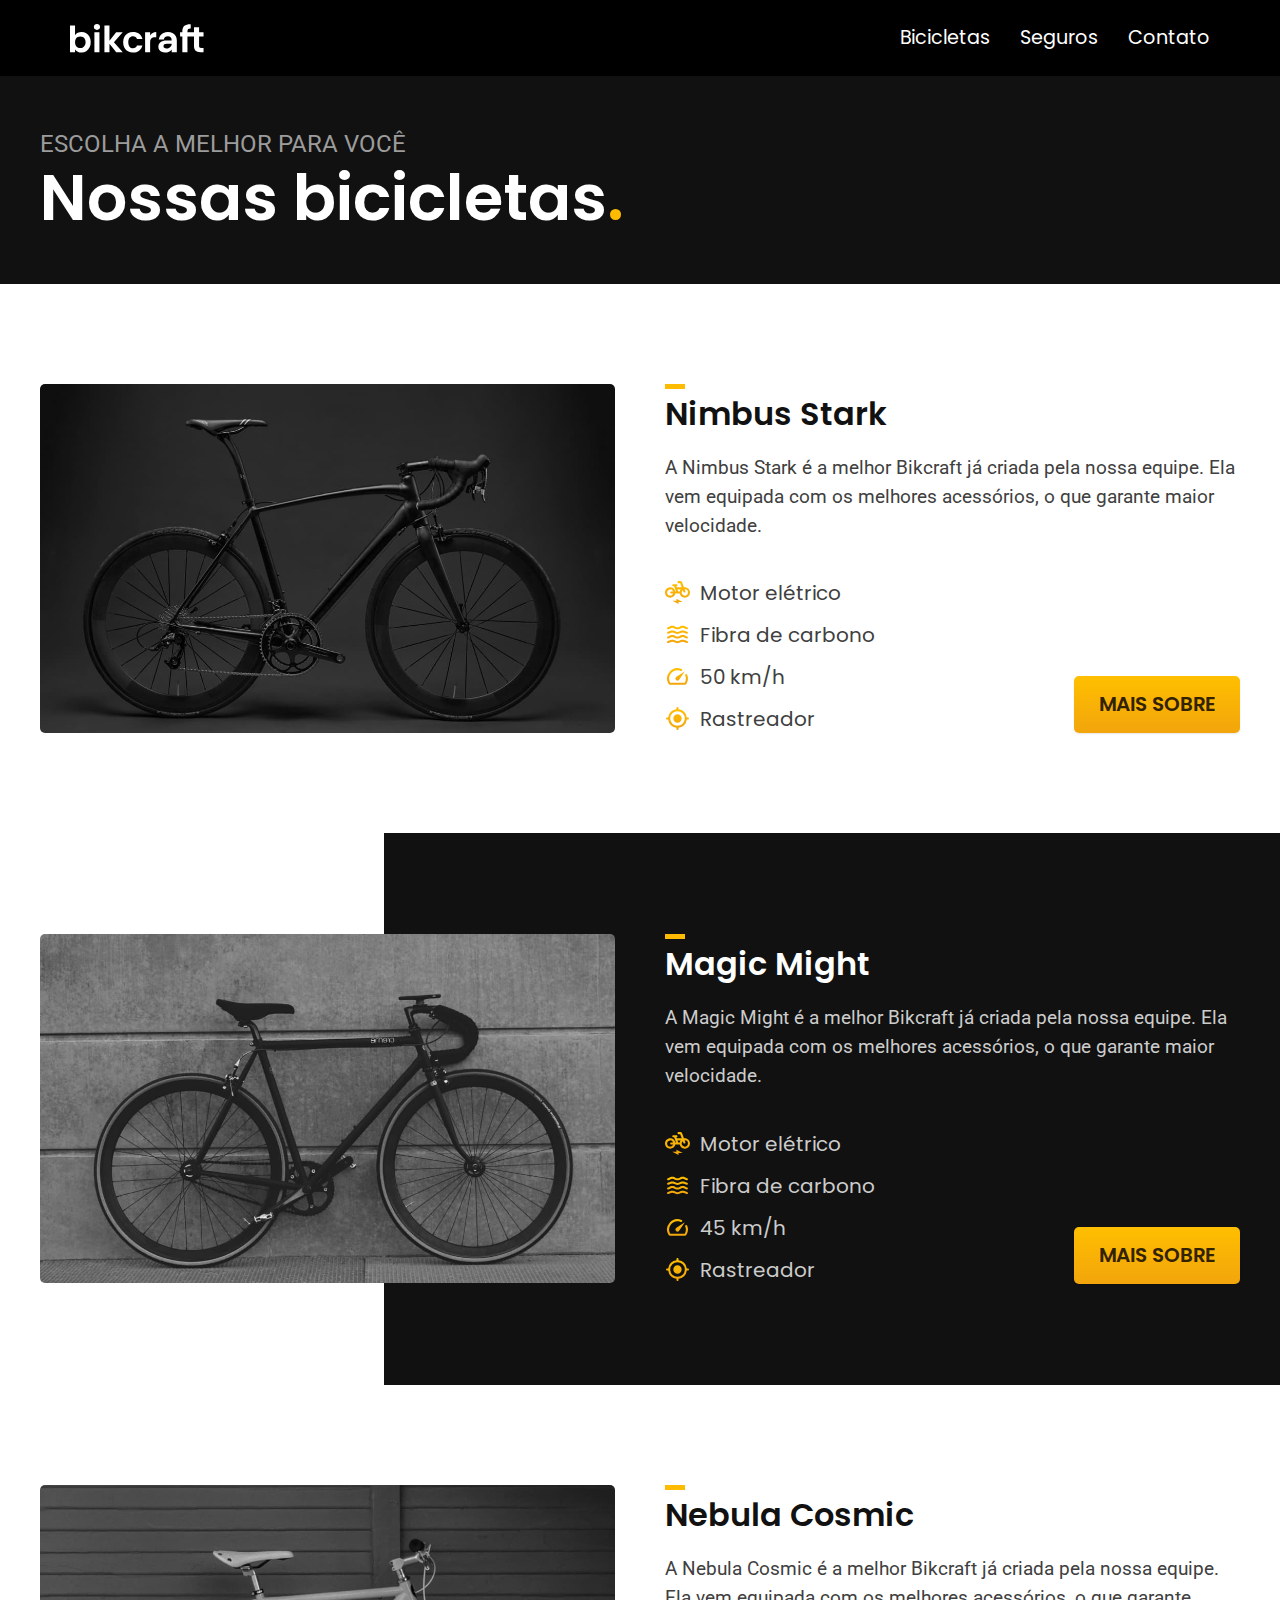
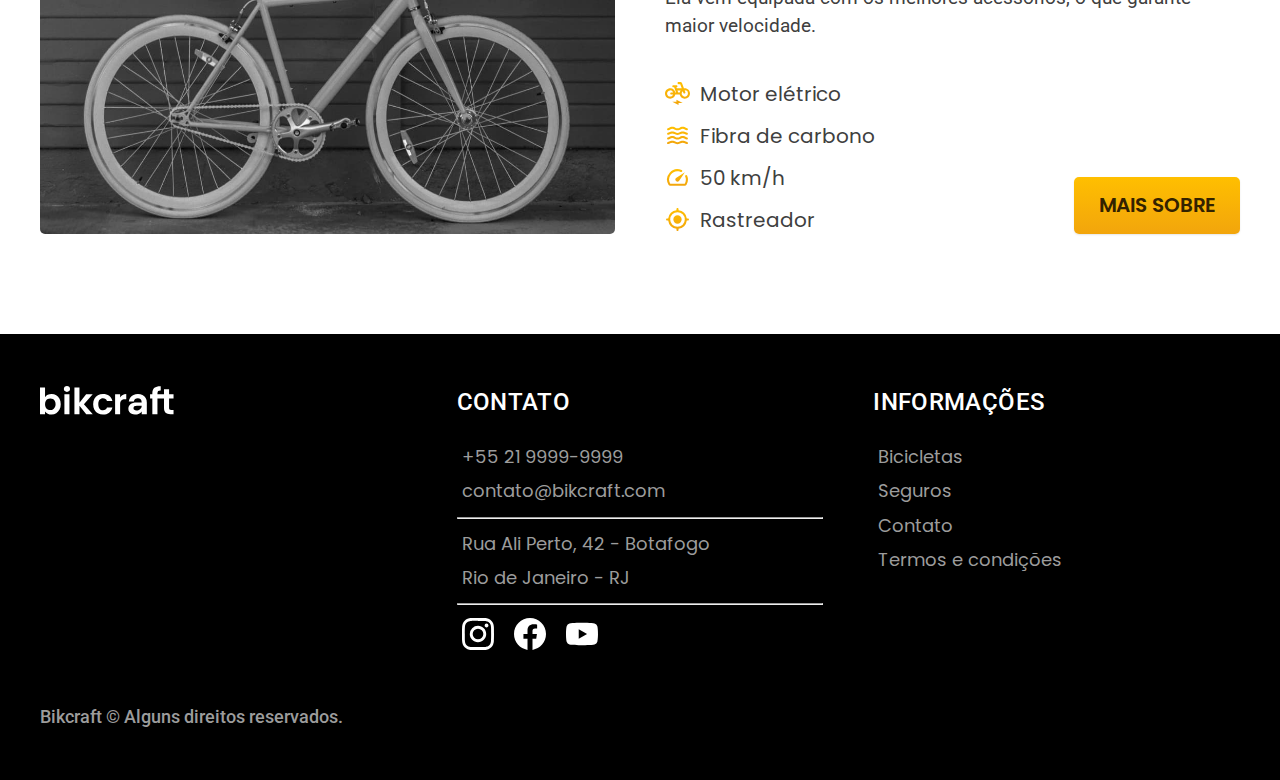
<file: bicicletas.html>
<!DOCTYPE html>
<html lang="pt-br">
<head>
    <meta charset="UTF-8">
    <meta name="viewport" content="width=device-width, initial-scale=1.0">
    <meta name="description" content="Bicicletas disponíveis na bikcraft.">
    <title>Bicicletas | Bikcraft</title>
    <link rel="stylesheet" href="css/style.css">
    <link rel="preconnect" href="https://fonts.googleapis.com">
    <link rel="preconnect" href="https://fonts.gstatic.com" crossorigin>
    <link href="https://fonts.googleapis.com/css2?family=Poppins:wght@400;600&family=Roboto:wght@400;500&display=swap" rel="stylesheet">
</head>
<body>
    <header class="header">
        <div class="container-header">
            <a class="logo" href="./" target="_self">
                <img src="img/bikcraft.svg" alt="">
            </a>
            <nav>
                <ul class="menu font-1-m">
                    <li><a class="menu-itens" href="./bicicletas.html">Bicicletas</a></li>
                    <li><a class="menu-itens" href="./seguro.html">Seguros</a></li>
                    <li><a class="menu-itens" href="./contato.html">Contato</a></li>
                </ul>
            </nav>
        </div>
    </header>
    <div class="bicicletas-inicio">
        <div class="bicicletas-inicio-container">
            <p class="font-2-l">Escolha a melhor para você</p>
            <h1 class="font-1-xxl">Nossas bicicletas<span>.</span></h1>
        </div>
    </div>
    <div class="bicicletas-grid">
        <div>
            <img class="img-bicicleta" src="img/bicicletas/nimbus.jpg" alt="">
        </div>
        <div class="bicicletas-grid-interno">
            <h2 class="font-1-xl">Nimbus Stark</h2>
            <p class="font-2-s">A Nimbus Stark é a melhor Bikcraft já criada pela nossa equipe. Ela vem equipada com os melhores acessórios, o que garante maior velocidade.</p>
            <ul class="lista-qualidades">
                <li class="font-1-m">
                    <img src="img/icones/eletrica.svg" alt="">
                    Motor elétrico
                </li>
                <li class="font-1-m">
                    <img src="img/icones/carbono.svg" alt="">
                    Fibra de carbono
                </li>
                <li class="font-1-m">
                    <img src="img/icones/velocidade.svg" alt="">
                    50 km/h
                </li>
                <li class="font-1-m">
                    <img src="img/icones/rastreador.svg" alt="">
                    Rastreador
                </li>
            </ul>
            <a href="./bicicletas/nimbus.html" class="botao">Mais sobre</a>
        </div>
    </div>
    <div class="bicicletas-grid2">
        <div class="bicicletas-grid">
            <div>
                <img class="img-bicicleta" src="img/bicicletas/magic.jpg" alt="">
            </div>
            <div class="bicicletas-grid-interno">
                <h2 class="font-1-xl">Magic Might</h2>
                <p class="font-2-s">A Magic Might é a melhor Bikcraft já criada pela nossa equipe. Ela vem equipada com os melhores acessórios, o que garante maior velocidade.</p>
                <ul class="lista-qualidades">
                    <li class="font-1-m">
                        <img src="img/icones/eletrica.svg" alt="">
                        Motor elétrico
                    </li>
                    <li class="font-1-m">
                        <img src="img/icones/carbono.svg" alt="">
                        Fibra de carbono
                    </li>
                    <li class="font-1-m">
                        <img src="img/icones/velocidade.svg" alt="">
                        45 km/h
                    </li>
                    <li class="font-1-m">
                        <img src="img/icones/rastreador.svg" alt="">
                        Rastreador
                    </li>
                </ul>
                <a href="./bicicletas/magicmight.html" class="botao">Mais sobre</a>
            </div>
        </div>
    </div>
    <div class="bicicletas-grid">
        <div>
            <img class="img-bicicleta" src="img/bicicletas/nebula.jpg" alt="">
        </div>
        <div class="bicicletas-grid-interno">
            <h2 class="font-1-xl">Nebula Cosmic</h2>
            <p class="font-2-s">A Nebula Cosmic é a melhor Bikcraft já criada pela nossa equipe. Ela vem equipada com os melhores acessórios, o que garante maior velocidade.</p>
            <ul class="lista-qualidades">
                <li class="font-1-m">
                    <img src="img/icones/eletrica.svg" alt="">
                    Motor elétrico
                </li>
                <li class="font-1-m">
                    <img src="img/icones/carbono.svg" alt="">
                    Fibra de carbono
                </li>
                <li class="font-1-m">
                    <img src="img/icones/velocidade.svg" alt="">
                    50 km/h
                </li>
                <li class="font-1-m">
                    <img src="img/icones/rastreador.svg" alt="">
                    Rastreador
                </li>
            </ul>
            <a href="./bicicletas/nebula.html" class="botao">Mais sobre</a>
        </div>
    </div>
    <footer  class="footer">
        <div class="footercontainer">
            <div>
                <img class="footersvg" src="img/bikcraft.svg" alt="">
            </div>
            <div>
                <h3 class="font-2-l-b">Contato</h3>
                <ul>
                    <li class="font-1-m">
                        <a href="#" class="linkfooter">+55 21 9999-9999</a>
                    </li>
                    <li class="font-1-m">
                        <a href="#" class="linkfooter">contato@bikcraft.com</a>
                    </li>
                    <hr>
                    <li class="font-1-m">
                        <a href="#">Rua Ali Perto, 42 - Botafogo</a>
                    </li>
                    <li class="font-1-m">
                        <a href="#">Rio de Janeiro - RJ</a>
                    </li>
                    <hr>
                </ul>
                <ul class="redessociais">
                    <li>
                        <a href="#"><img src="img/redes/instagram.svg" alt=""></a>
                    </li>
                    <li>
                        <a href="#"><img src="img/redes/facebook.svg" alt=""></a>
                    </li>
                    <li>
                        <a href="#"><img src="img/redes/youtube.svg" alt=""></a>
                    </li>
                </ul>
            </div>
            <div>
                <h3 class="font-2-l-b">Informações</h3>
                <ul>
                    <li class="font-1-m">
                        <a href="./bicicletas.html" class="linkfooter">Bicicletas</a>
                    </li>
                    <li class="font-1-m">
                        <a href="./seguro.html" class="linkfooter">Seguros</a>
                    </li>
                    <li class="font-1-m">
                        <a href="./contato.html" class="linkfooter">Contato</a>
                    </li>
                    <li class="font-1-m">
                        <a href="termos.html" class="linkfooter">Termos e condições</a>
                    </li>
                </ul>
            </div>
            <p class="font-2-m footerp">Bikcraft © Alguns direitos reservados.</p>
        </div>
    </footer>
</file>
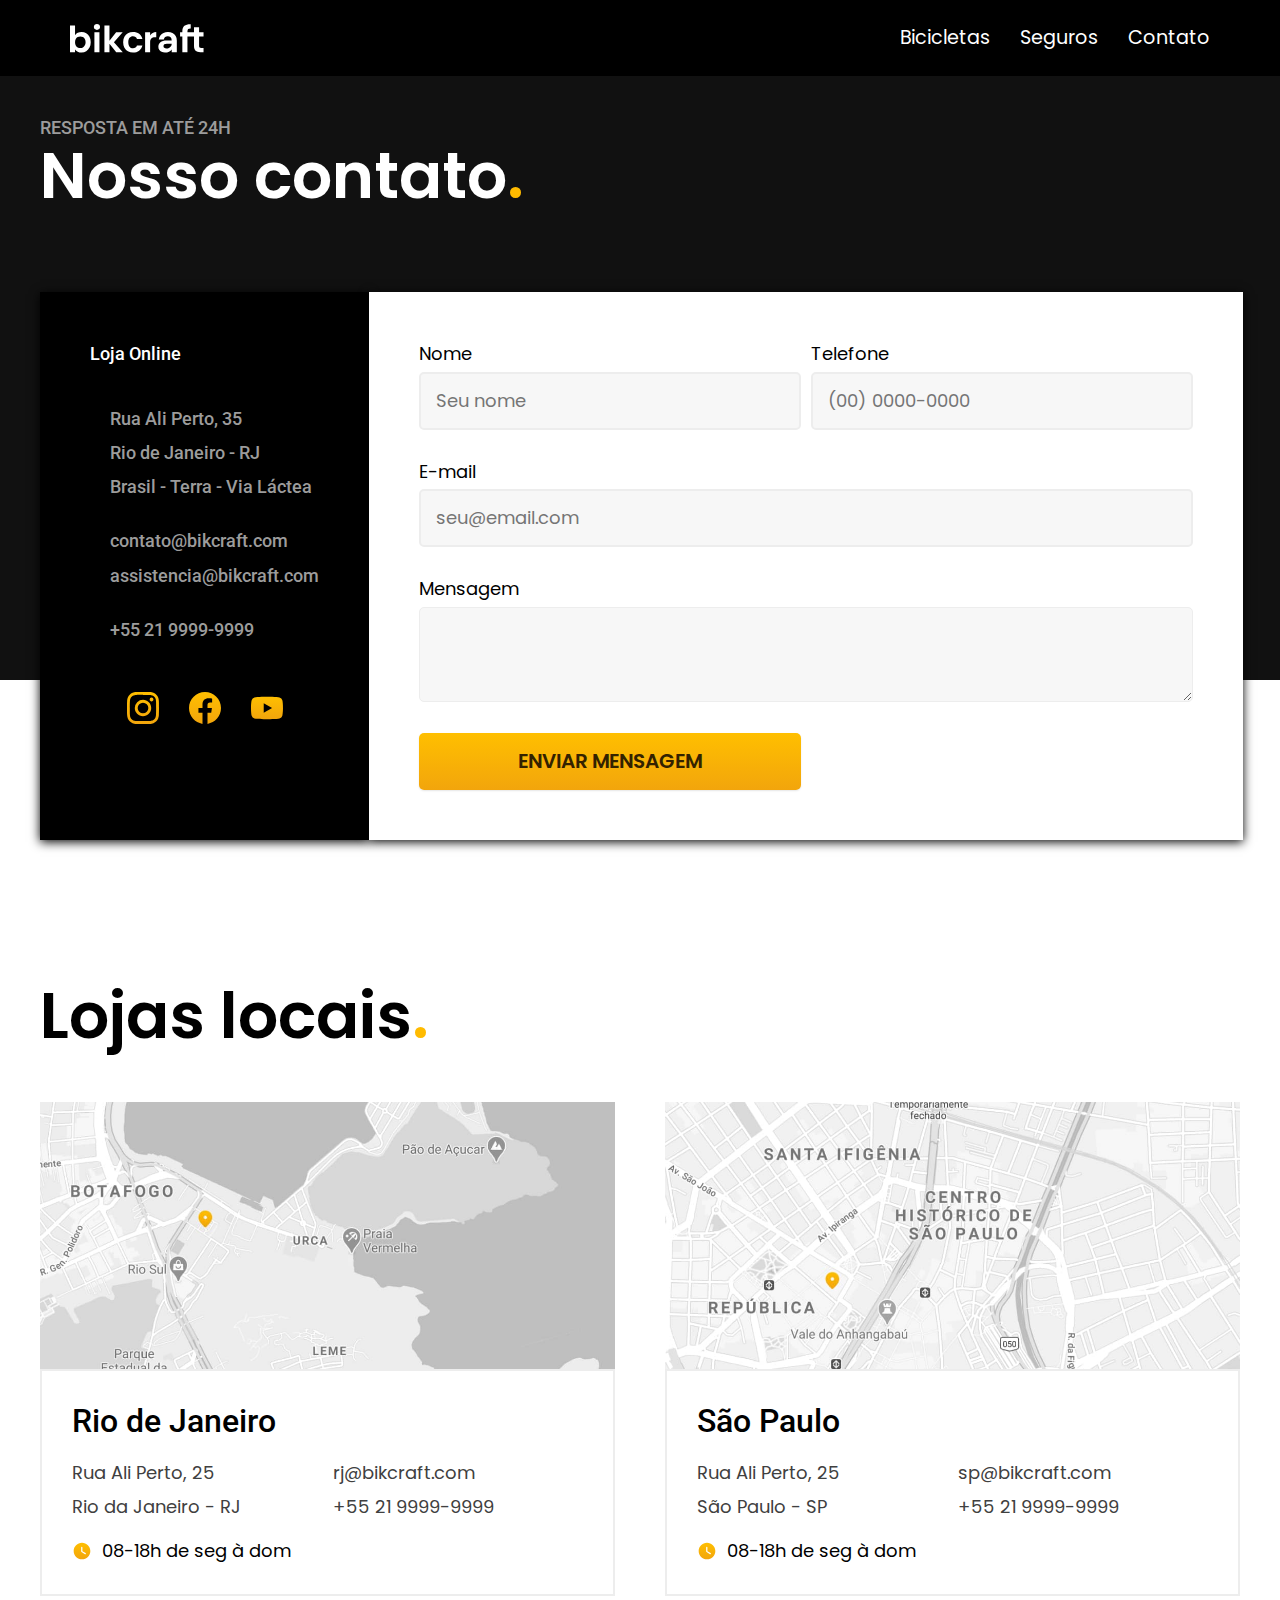
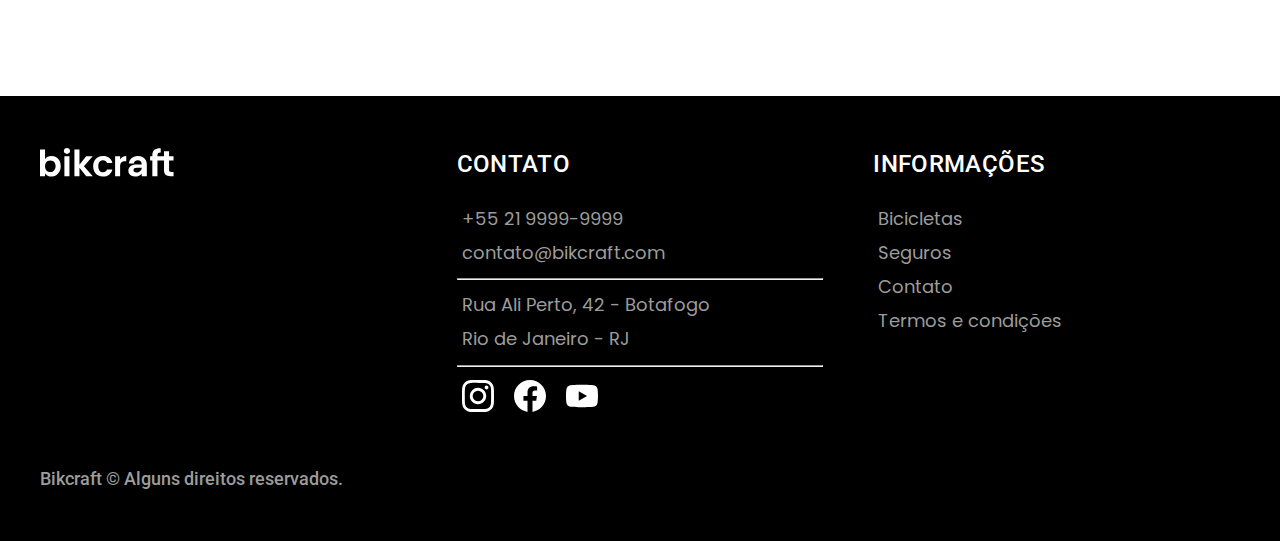
<file: contato.html>
<!DOCTYPE html>
<html lang="pt-br">
<head>
    <meta charset="UTF-8">
    <meta name="viewport" content="width=device-width, initial-scale=1.0">
    <meta name="description" content="Entre em contato com a equipe da Bikcraft para saber mais.">
    <title>Contato | Bikcraft</title>
    <link rel="stylesheet" href="css/style.css">
    <link rel="preconnect" href="https://fonts.googleapis.com">
    <link rel="preconnect" href="https://fonts.gstatic.com" crossorigin>
    <link href="https://fonts.googleapis.com/css2?family=Poppins:wght@400;600&family=Roboto:wght@400;500&display=swap" rel="stylesheet">
</head>
<body>
    <header class="header">
        <div class="container-header">
            <a class="logo" href="./" target="_self">
                <img src="img/bikcraft.svg" alt="">
            </a>
            <nav>
                <ul class="menu font-1-m">
                    <li><a class="menu-itens" href="./bicicletas.html">Bicicletas</a></li>
                    <li><a class="menu-itens" href="./seguro.html">Seguros</a></li>
                    <li><a class="menu-itens" href="./contato.html">Contato</a></li>
                </ul>
            </nav>
        </div>
    </header>
    <div class="inicio-contato">
        <div class="inicio-contato-container">
            <p class="font-2-m">RESPOSTA EM ATÉ 24H</p>
            <h1 class="font-1-xxl">Nosso contato<span>.</span></h1>
        </div>
    </div>
    <div class="contato-da-loja">
        <div class="contato-da-loja-container">
            <section class="secao-de-contato">
                <h3 class="font-2-m">Loja Online</h3>
                <div class="contato-endereco">
                    <p class="font-2-m">Rua Ali Perto, 35</p>
                    <p class="font-2-m">Rio de Janeiro - RJ</p>
                    <p class="font-2-m">Brasil - Terra - Via Láctea</p>
                </div>
                <div class="contato-meios">
                    <a href="
                    #" class="font-2-m">contato@bikcraft.com</a>
                    <a href="#" class="font-2-m">assistencia@bikcraft.com</a>
                    <a href="#" class="font-2-m contato-telefone">+55 21 9999-9999</a>
                </div>
                <div class="contato-redes">
                    <img src="./img/redes/instagram-p.svg" alt="">
                    <img src="./img/redes/facebook-p.svg" alt="">
                    <img src="./img/redes/youtube-p.svg" alt="">
                </div>
            </section>
            <section class="secao-de-form">
                    <form class="form-esquerda" action="#">
                        <div>
                            <label for="nome" class="font-1-m form-esquerda-nome">Nome</label>
                            <input class="font-1-m" type="text" id="nome" name="nome" placeholder="Seu nome">
                        </div>

                        <div>
                            <label for="telefone" class="font-1-m">Telefone</label>
                            <input class="font-1-m" type="text" id="telefone" name="telefone" placeholder="(00) 0000-0000">
                        </div>

                        <div class="form-esquerda-email">
                            <label for="e-mail" class="font-1-m">E-mail</label>
                            <input class="font-1-m" type="email" id="e-mail" name="e-mail" placeholder="seu@email.com">
                        </div>

                        <div class="form-esquerda-mensagem">
                            <label for="mensagem" class="font-1-m">Mensagem</label>
                            <textarea name="mensagem" id="mensagem"></textarea>
                        </div>

                        <button class="botao botao-formulario-esquerda">ENVIAR MENSAGEM</button>
                    </form>
            </section>
        </div>
    </div>
    <article class="lojas-locais">
        <div class="lojas-locais-container">
            <h2 class="font-1-xxl">Lojas locais<span>.</span></h2>
            <div class="mapas-container">
                <div>
                    <img src="img/lojas/rj.jpg" alt="Localização no Rio de Janeiro">
                    <div class="informacao-local">
                        <h3 class="font-2-xl">Rio de Janeiro</h3>
                        <div class="font-1-m informacoes-local">
                            <p>Rua Ali Perto, 25</p>
                            <p>rj@bikcraft.com</p>
                            <p>Rio da Janeiro - RJ</p>
                            <p>+55 21 9999-9999</p>
                        </div>
                        <div class="font-1-m horario">
                            <img class="svg-contato" src="img/icones/horario.svg" alt="">
                            <span>08-18h de seg à dom</span>
                        </div>
                    </div>
                </div>
                <div>
                    <img src="img/lojas/sp.jpg" alt="">
                    <div class="informacao-local">
                        <h3 class="font-2-xl">São Paulo</h3>
                        <div class="font-1-m informacoes-local">
                            <p>Rua Ali Perto, 25</p>
                            <p>sp@bikcraft.com</p>
                            <p>São Paulo - SP</p>
                            <p>+55 21 9999-9999</p>
                        </div>
                        <div class="font-1-m horario">
                            <img class="svg-contato" src="img/icones/horario.svg" alt="">
                            <span>08-18h de seg à dom</span>
                        </div>
                    </div>
                </div>
            </div>
        </div>
    </article>
    <footer  class="footer">
        <div class="footercontainer">
            <div>
                <img class="footersvg" src="img/bikcraft.svg" alt="">
            </div>
            <div>
                <h3 class="font-2-l-b">Contato</h3>
                <ul>
                    <li class="font-1-m">
                        <a href="#" class="linkfooter">+55 21 9999-9999</a>
                    </li>
                    <li class="font-1-m">
                        <a href="#" class="linkfooter">contato@bikcraft.com</a>
                    </li>
                    <hr>
                    <li class="font-1-m">
                        <a href="#">Rua Ali Perto, 42 - Botafogo</a>
                    </li>
                    <li class="font-1-m">
                        <a href="#">Rio de Janeiro - RJ</a>
                    </li>
                    <hr>
                </ul>
                <ul class="redessociais">
                    <li>
                        <a href="#"><img src="img/redes/instagram.svg" alt=""></a>
                    </li>
                    <li>
                        <a href="#"><img src="img/redes/facebook.svg" alt=""></a>
                    </li>
                    <li>
                        <a href="#"><img src="img/redes/youtube.svg" alt=""></a>
                    </li>
                </ul>
            </div>
            <div>
                <h3 class="font-2-l-b">Informações</h3>
                <ul>
                    <li class="font-1-m">
                        <a href="./bicicletas.html" class="linkfooter">Bicicletas</a>
                    </li>
                    <li class="font-1-m">
                        <a href="./seguro.html" class="linkfooter">Seguros</a>
                    </li>
                    <li class="font-1-m">
                        <a href="./contato.html" class="linkfooter">Contato</a>
                    </li>
                    <li class="font-1-m">
                        <a href="termos.html" class="linkfooter">Termos e condições</a>
                    </li>
                </ul>
            </div>
            <p class="font-2-m footerp">Bikcraft © Alguns direitos reservados.</p>
        </div>
    </footer>
</body>
</html>
</file>
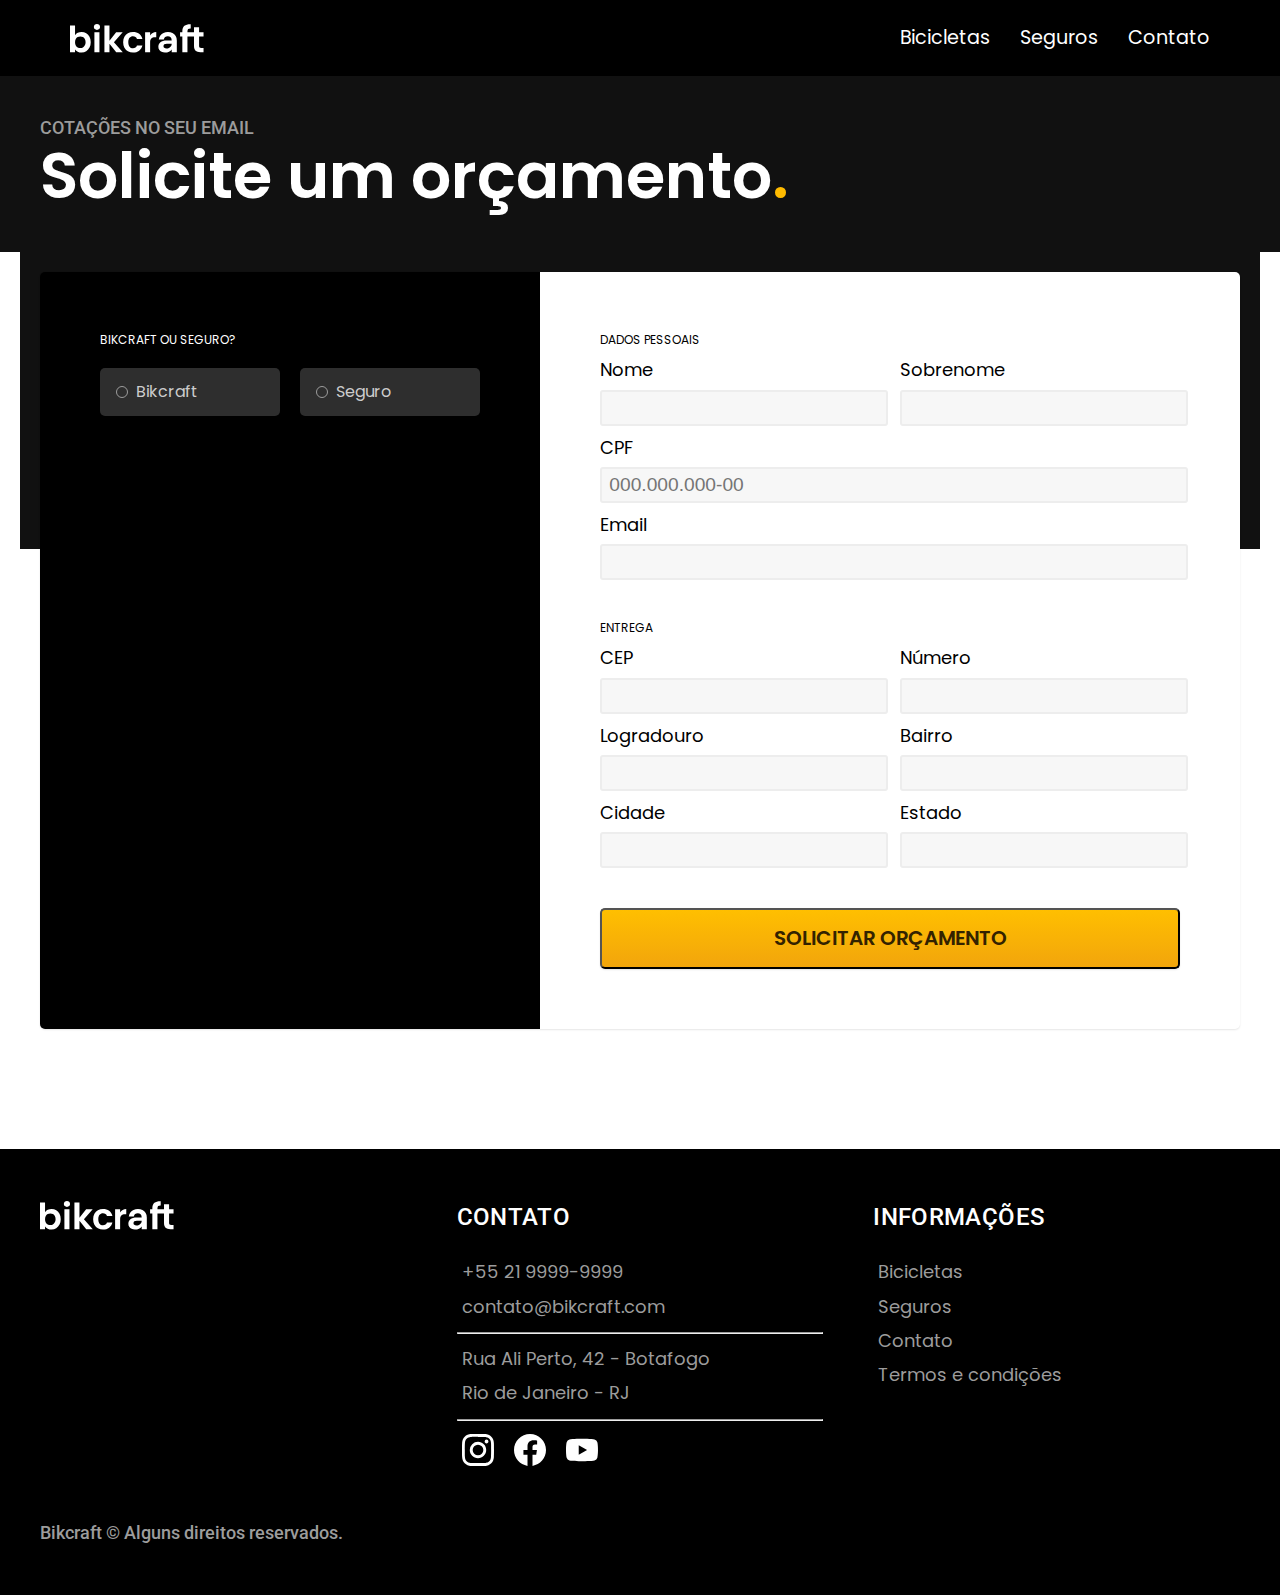
<file: orcamento.html>
<!DOCTYPE html>
<html lang="pt-br">
<head>
    <meta charset="UTF-8">
    <meta name="viewport" content="width=device-width, initial-scale=1.0">
    <meta name="description" content="">
    <title>Bikcraft - Bicicletas Elétricas</title>
    <link rel="stylesheet" href="css/style.css">
    <link rel="preconnect" href="https://fonts.googleapis.com">
    <link rel="preconnect" href="https://fonts.gstatic.com" crossorigin>
    <link href="https://fonts.googleapis.com/css2?family=Poppins:wght@400;600&family=Roboto:wght@400;500&display=swap" rel="stylesheet">
</head>
<body>
    <header class="header">
        <div class="container-header">
            <a class="logo" href="./" target="_self">
                <img src="img/bikcraft.svg" alt="">
            </a>
            <nav>
                <ul class="menu font-1-m">
                    <li><a class="menu-itens" href="#">Bicicletas</a></li>
                    <li><a class="menu-itens" href="#">Seguros</a></li>
                    <li><a class="menu-itens" href="#">Contato</a></li>
                </ul>
            </nav>
        </div>
    </header>
    <div class="inicio-contato">
        <div class="inicio-contato-container">
            <p class="font-2-m">COTAÇÕES NO SEU EMAIL</p>
            <h1 class="font-1-xxl">Solicite um orçamento<span>.</span></h1>
        </div>
    </div>
    <form class="orcamento" action="./">
        <div class="orcamento-produto">
            <h2 class="font-1-xs">Bikcraft ou Seguro?</h2>

            <input type="radio" name="tipo" value="bikcraft" id="bikcraft">
            <label for="bikcraft">Bikcraft</label>

            
            <input type="radio" name="tipo" value="seguro" id="seguro">
            <label for="seguro">Seguro</label>

            <div class="orcamento-conteudo" id="orcamento-bikcraft">
                <h2 class="font-1-m">Escolha a sua</h2>

                <input type="radio" name="produto" value="nimbus" id="nimbus">
                <label for="nimbus">Nimbus Stark <span>R$ 4999</span></label>
                <div class="orcamento-detalhes">
                    <ul class="font-1-xs">
                        <li><img src="img/icones/eletrica.svg" alt=""> Motor Elétrico</li>
                        <li><img src="img/icones/carbono.svg" alt=""> Fibra de carbono</li>
                        <li><img src="img/icones/velocidade.svg" alt=""> 50 km/h</li>
                        <li><img src="img/icones/rastreador.svg" alt=""> Rastreador</li>
                    </ul>
                    <img src="img/bicicletas/nimbus.jpg" alt="">
                </div>

                <input type="radio" name="produto" value="magic" id="magic">
                <label for="magic">Magic Might <span>R$ 4999</span></label>
                <div class="orcamento-detalhes">
                    <ul class="font-1-xs">
                        <li><img src="img/icones/eletrica.svg" alt=""> Motor Elétrico</li>
                        <li><img src="img/icones/carbono.svg" alt=""> Fibra de carbono</li>
                        <li><img src="img/icones/velocidade.svg" alt=""> 45 km/h</li>
                        <li><img src="img/icones/rastreador.svg" alt=""> Rastreador</li>
                    </ul>
                    <img src="img/bicicletas/magic.jpg" alt="">
                </div>

                <input type="radio" name="produto" value="nebula" id="nebula">
                <label for="nebula">Nebula Cosmic <span>R$ 4999</span></label>
                <div class="orcamento-detalhes">
                    <ul class="font-1-xs">
                        <li><img src="img/icones/eletrica.svg" alt=""> Motor Elétrico</li>
                        <li><img src="img/icones/carbono.svg" alt=""> Fibra de carbono</li>
                        <li><img src="img/icones/velocidade.svg" alt=""> 40 km/h</li>
                        <li><img src="img/icones/rastreador.svg" alt=""> Rastreador</li>
                    </ul>
                    <img src="img/bicicletas/nebula.jpg" alt="">
                </div>
            </div>
            <div class="orcamento-conteudo" id="orcamento-seguro">
                <h2 class="font-1-m">Escolha o plano</h2>

                <input type="radio" name="produto" value="prata" id="prata">
                <label for="prata">Prata <span>R$ 199</span></label>

                <input type="radio" name="produto" value="ouro" id="ouro">
                <label for="ouro">Ouro <span>R$ 299</span></label>
            </div>
        </div>
        <div class="orcamento-dados font-1-m">
            <h2 class="font-1-xs ocupa3">Dados pessoais</h2>
            <div>
                <label for="nome">Nome</label>
                <input type="text" id="nome" name="nome">
            </div>
            <div>
                <label for="sobrenome">Sobrenome</label>
                <input type="text" id="sobrenome" name="sobrenome">
            </div>
            <div class="ocupa3">
                <label for="cpf">CPF</label>
                <input type="text" id="cpf" name="cpf" placeholder=" 000.000.000-00">
            </div>
            <div class="ocupa3 emailmargin">
                <label for="email">Email</label>
                <input type="email" id="email" name="email">
            </div>
            <h2 class="font-1-xs ocupa3 form-entrega">Entrega</h2>
            <div>
                <label for="cep">CEP</label>
                <input type="cep" id="cep" name="cep">
            </div>
            <div>
                <label for="numero">Número</label>
                <input type="numero" id="numero" name="numero">
            </div>
            <div>
                <label for="logradouro">Logradouro</label>
                <input type="logradouro" id="logradouro" name="logradouro">
            </div>
            <div>
                <label for="bairro">Bairro</label>
                <input type="bairro" id="bairro" name="bairro">
            </div>
            <div>
                <label for="cidade">Cidade</label>
                <input type="cidade" id="cidade" name="cidade">
            </div>
            <div>
                <label for="estado">Estado</label>
                <input type="estado" id="estado" name="estado">
            </div>
            <button class="botao solicitar ocupa3">Solicitar orçamento</button>
        </div>
    </form>
    <footer  class="footer">
        <div class="footercontainer">
            <div>
                <img class="footersvg" src="img/bikcraft.svg" alt="">
            </div>
            <div>
                <h3 class="font-2-l-b">Contato</h3>
                <ul>
                    <li class="font-1-m">
                        <a href="#" class="linkfooter">+55 21 9999-9999</a>
                    </li>
                    <li class="font-1-m">
                        <a href="#" class="linkfooter">contato@bikcraft.com</a>
                    </li>
                    <hr>
                    <li class="font-1-m">
                        <a href="#">Rua Ali Perto, 42 - Botafogo</a>
                    </li>
                    <li class="font-1-m">
                        <a href="#">Rio de Janeiro - RJ</a>
                    </li>
                    <hr>
                </ul>
                <ul class="redessociais">
                    <li>
                        <a href="#"><img src="img/redes/instagram.svg" alt=""></a>
                    </li>
                    <li>
                        <a href="#"><img src="img/redes/facebook.svg" alt=""></a>
                    </li>
                    <li>
                        <a href="#"><img src="img/redes/youtube.svg" alt=""></a>
                    </li>
                </ul>
            </div>
            <div>
                <h3 class="font-2-l-b">Informações</h3>
                <ul>
                    <li class="font-1-m">
                        <a href="#" class="linkfooter">Bicicletas</a>
                    </li>
                    <li class="font-1-m">
                        <a href="#" class="linkfooter">Seguros</a>
                    </li>
                    <li class="font-1-m">
                        <a href="#" class="linkfooter">Contato</a>
                    </li>
                    <li class="font-1-m">
                        <a href="termos.html" class="linkfooter">Termos e condições</a>
                    </li>
                </ul>
            </div>
            <p class="font-2-m footerp">Bikcraft © Alguns direitos reservados.</p>
        </div>
    </footer>
</body>
</html>
</file>
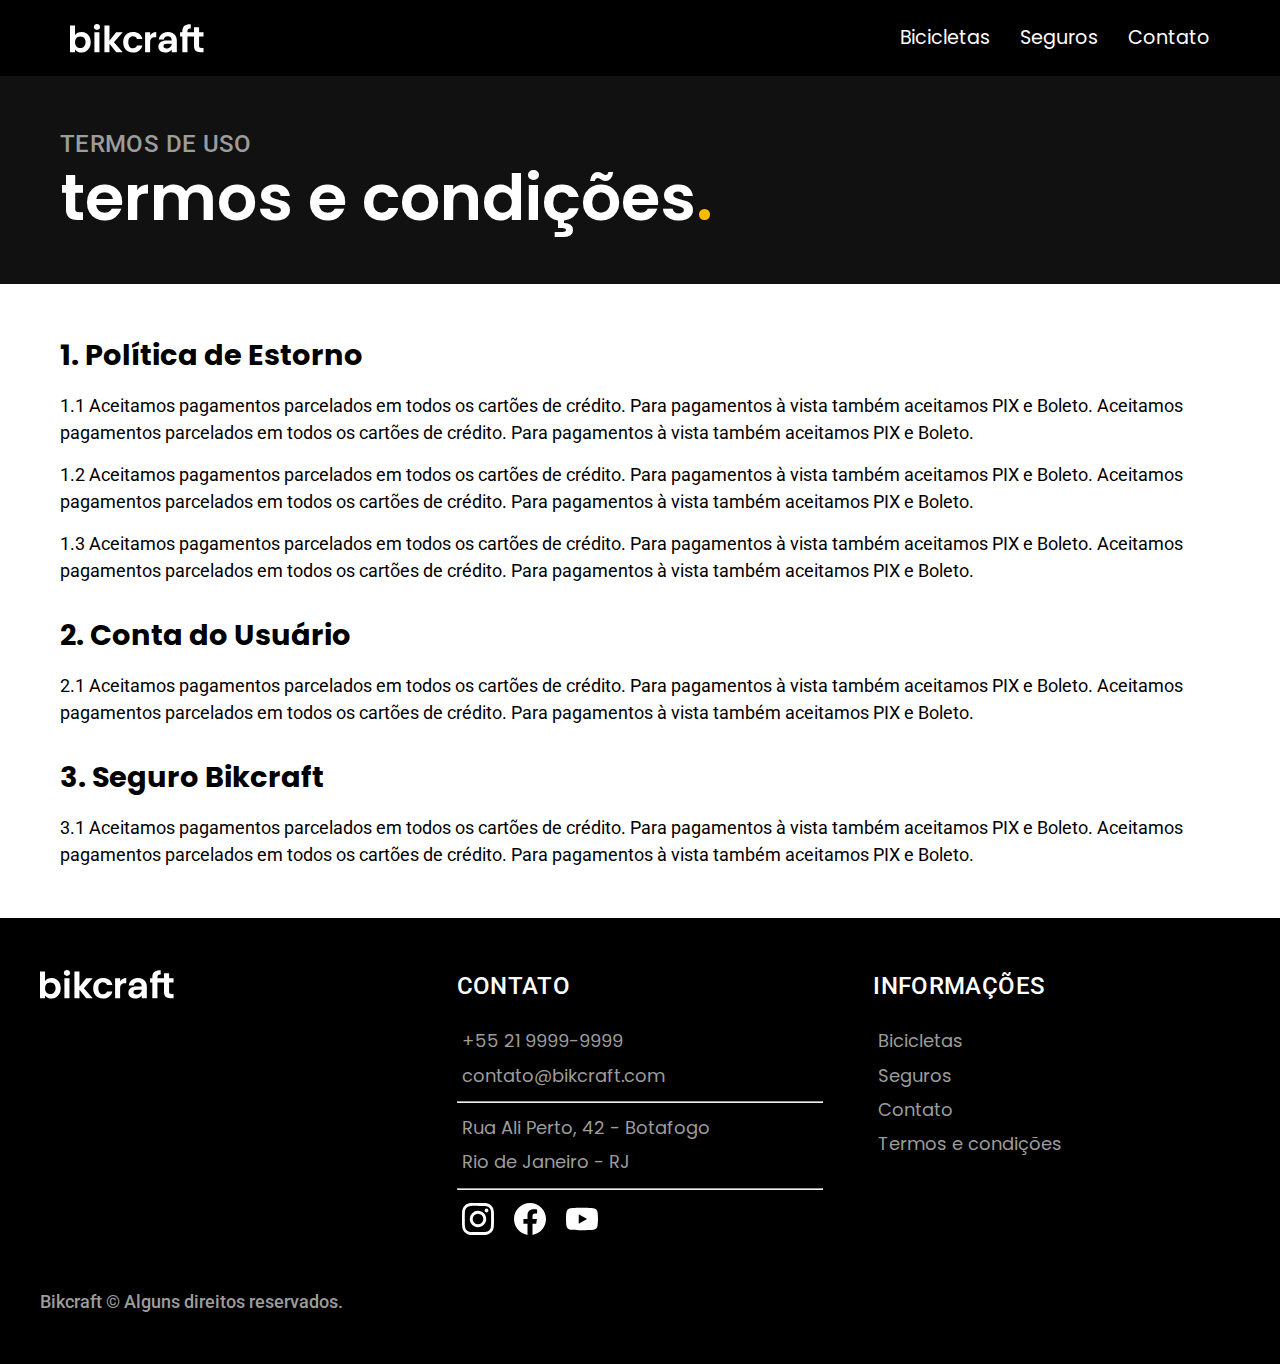
<file: termos.html>
<!DOCTYPE html>
<html lang="pt-br">
<head>
    <meta charset="UTF-8">
    <meta name="viewport" content="width=device-width, initial-scale=1.0">
    <meta name="description" content="">
    <title>Termos e condições | Bikcraft</title>
    <link rel="stylesheet" href="css/style.css">
    <link rel="preconnect" href="https://fonts.googleapis.com">
    <link rel="preconnect" href="https://fonts.gstatic.com" crossorigin>
    <link href="https://fonts.googleapis.com/css2?family=Poppins:wght@400;600&family=Roboto:wght@400;500&display=swap" rel="stylesheet">
</head>
<body>
    <header class="header">
        <div class="container-header">
            <a class="logo" href="./" target="_self">
                <img src="img/bikcraft.svg" alt="">
            </a>
            <nav>
                <ul class="menu font-1-m">
                    <li><a class="menu-itens" href="./bicicletas.html">Bicicletas</a></li>
                    <li><a class="menu-itens" href="./seguro.html">Seguros</a></li>
                    <li><a class="menu-itens" href="./contato.html">Contato</a></li>
                </ul>
            </nav>
        </div>
    </header>
    <main>
        <div class="termos-titulo">
            <div class="termos-titulo-container">
                <p class="font-2-l-b">Termos de uso</p>
                <h1 class="font-1-xxl">Termos e condições<span>.</span></h1>
            </div>
        </div>
        <article class="termos">
            <h2 class="font-1-l">1. Política de Estorno</h2>
            <p class="font-2-s">1.1 Aceitamos pagamentos parcelados em todos os cartões de crédito. Para pagamentos à vista também aceitamos PIX e Boleto. Aceitamos pagamentos parcelados em todos os cartões de crédito. Para pagamentos à vista também aceitamos PIX e Boleto.</p>
            <p class="font-2-s">1.2 Aceitamos pagamentos parcelados em todos os cartões de crédito. Para pagamentos à vista também aceitamos PIX e Boleto. Aceitamos pagamentos parcelados em todos os cartões de crédito. Para pagamentos à vista também aceitamos PIX e Boleto.</p>
            <p class="font-2-s">1.3 Aceitamos pagamentos parcelados em todos os cartões de crédito. Para pagamentos à vista também aceitamos PIX e Boleto. Aceitamos pagamentos parcelados em todos os cartões de crédito. Para pagamentos à vista também aceitamos PIX e Boleto.</p>
            <h2 class="font-1-l">2. Conta do Usuário</h2>
            <p class="font-2-s">2.1 Aceitamos pagamentos parcelados em todos os cartões de crédito. Para pagamentos à vista também aceitamos PIX e Boleto. Aceitamos pagamentos parcelados em todos os cartões de crédito. Para pagamentos à vista também aceitamos PIX e Boleto.</p>
            <h2 class="font-1-l">3. Seguro Bikcraft</h2>
            <p class="font-2-s">3.1 Aceitamos pagamentos parcelados em todos os cartões de crédito. Para pagamentos à vista também aceitamos PIX e Boleto. Aceitamos pagamentos parcelados em todos os cartões de crédito. Para pagamentos à vista também aceitamos PIX e Boleto.</p>
        </article>
    </main>
    <footer  class="footer">
        <div class="footercontainer">
            <div>
                <img class="footersvg" src="img/bikcraft.svg" alt="">
            </div>
            <div>
                <h3 class="font-2-l-b">Contato</h3>
                <ul>
                    <li class="font-1-m">
                        <a href="#" class="linkfooter">+55 21 9999-9999</a>
                    </li>
                    <li class="font-1-m">
                        <a href="#" class="linkfooter">contato@bikcraft.com</a>
                    </li>
                    <hr>
                    <li class="font-1-m">
                        <a href="#">Rua Ali Perto, 42 - Botafogo</a>
                    </li>
                    <li class="font-1-m">
                        <a href="#">Rio de Janeiro - RJ</a>
                    </li>
                    <hr>
                </ul>
                <ul class="redessociais">
                    <li>
                        <a href="#"><img src="img/redes/instagram.svg" alt=""></a>
                    </li>
                    <li>
                        <a href="#"><img src="img/redes/facebook.svg" alt=""></a>
                    </li>
                    <li>
                        <a href="#"><img src="img/redes/youtube.svg" alt=""></a>
                    </li>
                </ul>
            </div>
            <div>
                <h3 class="font-2-l-b">Informações</h3>
                <ul>
                    <li class="font-1-m">
                        <a href="./bicicletas.html" class="linkfooter">Bicicletas</a>
                    </li>
                    <li class="font-1-m">
                        <a href="./seguro.html" class="linkfooter">Seguros</a>
                    </li>
                    <li class="font-1-m">
                        <a href="./contato.html" class="linkfooter">Contato</a>
                    </li>
                    <li class="font-1-m">
                        <a href="termos.html" class="linkfooter">Termos e condições</a>
                    </li>
                </ul>
            </div>
            <p class="font-2-m footerp">Bikcraft © Alguns direitos reservados.</p>
        </div>
    </footer>
</body>
</html>
</file>
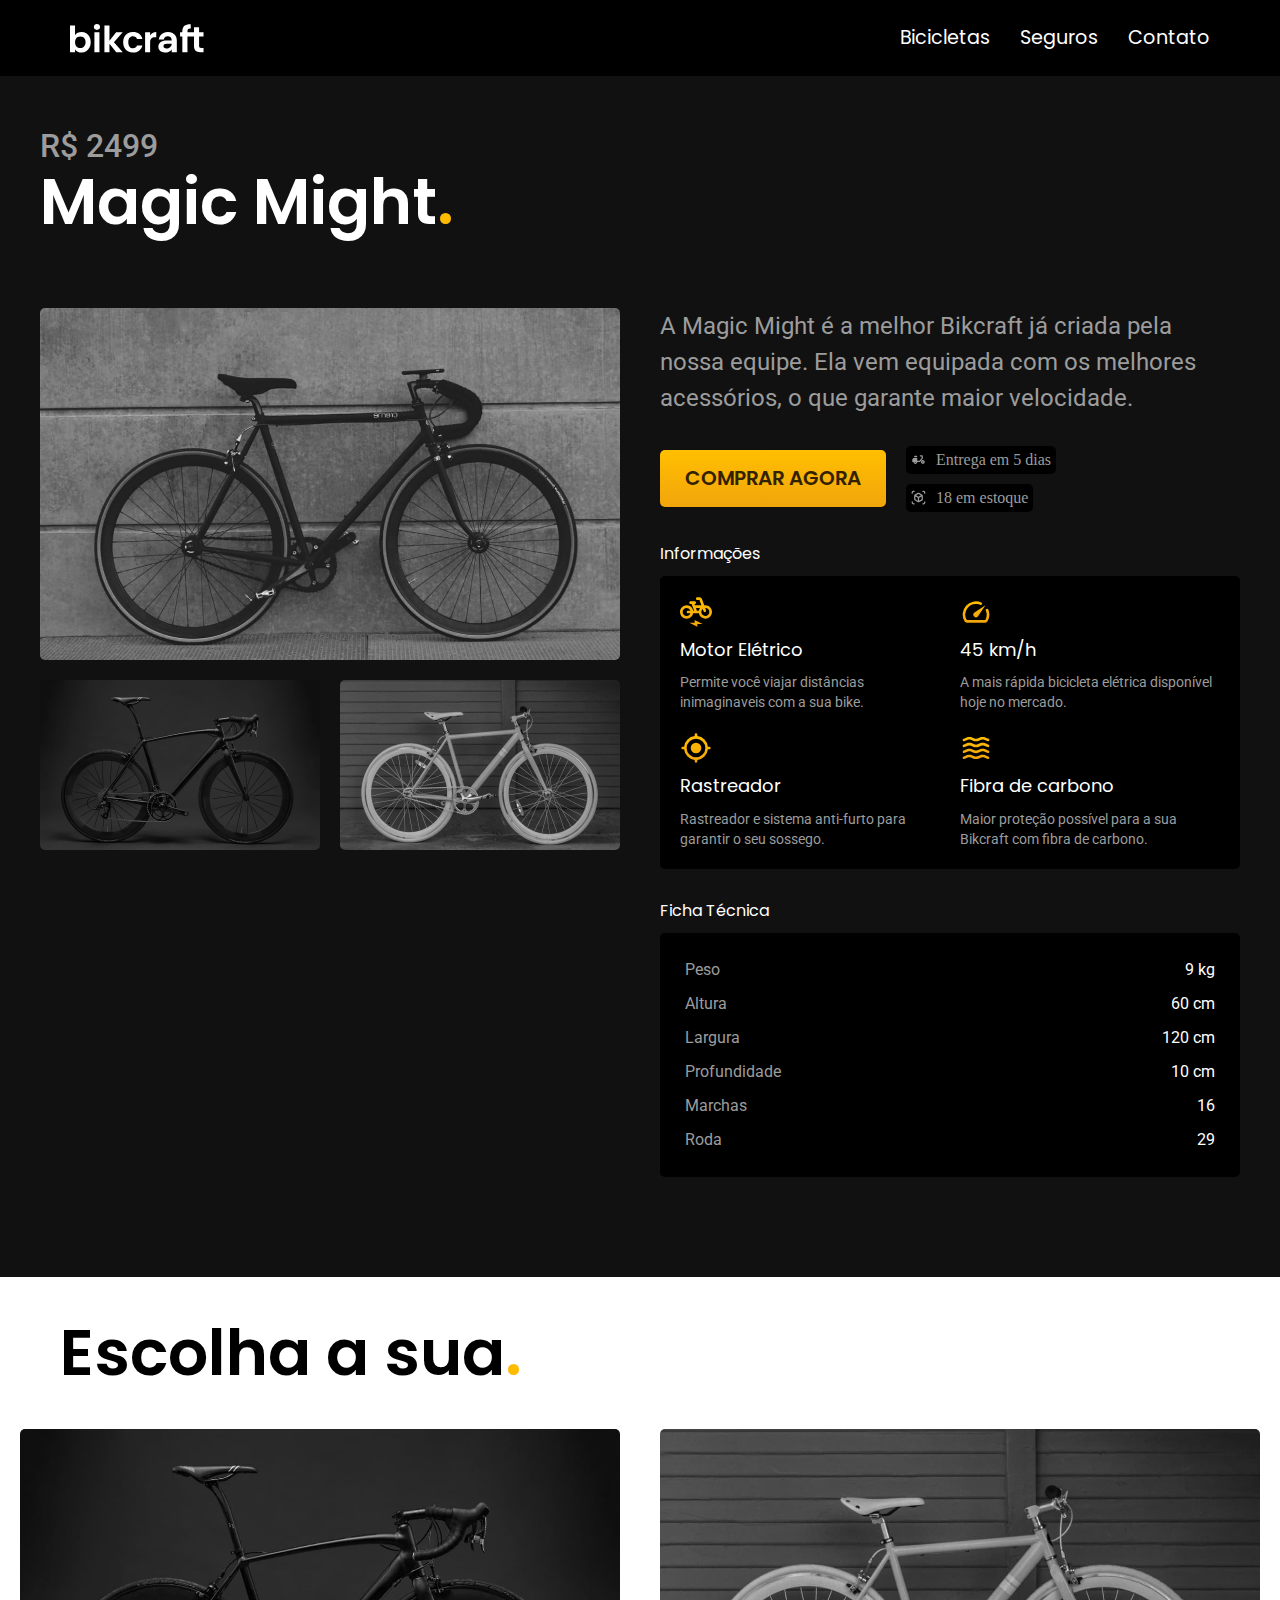
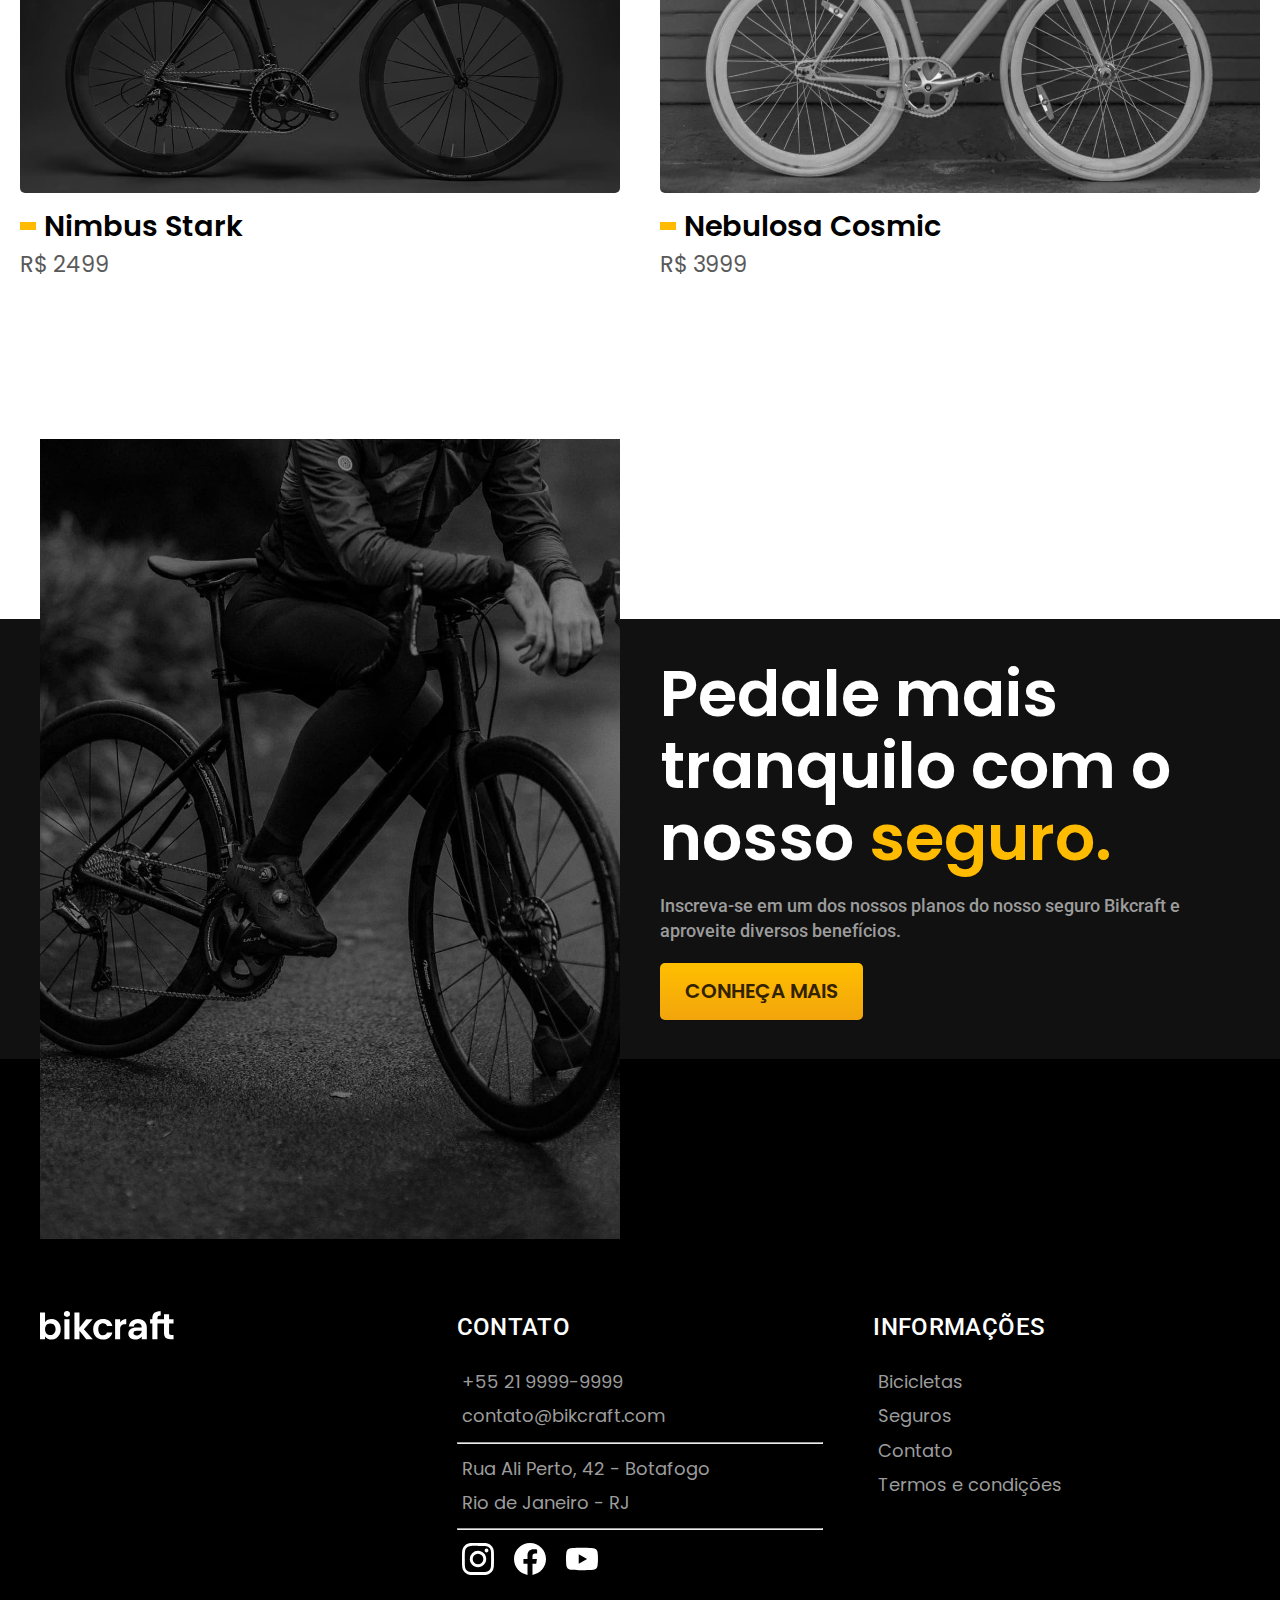
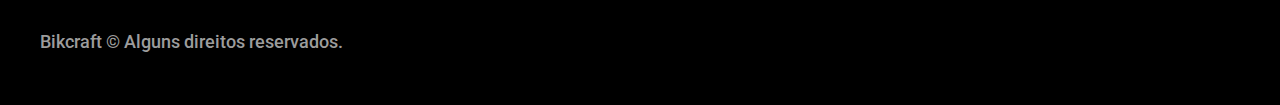
<file: bicicletas/magicmight.html>
<!DOCTYPE html>
<html lang="pt-br">
<head>
    <meta charset="UTF-8">
    <meta name="viewport" content="width=device-width, initial-scale=1.0">
    <meta name="description" content="Bicicleta Magic Might">
    <title>Magic Might | Bikcraft</title>
    <link rel="stylesheet" href="../css/style.css">
    <link rel="preconnect" href="https://fonts.googleapis.com">
    <link rel="preconnect" href="https://fonts.gstatic.com" crossorigin>
    <link href="https://fonts.googleapis.com/css2?family=Poppins:wght@400;600&family=Roboto:wght@400;500&display=swap" rel="stylesheet">
</head>
<body>
    <header class="header">
        <div class="container-header">
            <a class="logo" href="../" target="_self">
                <img src="../img/bikcraft.svg" alt="">
            </a>
            <nav>
                <ul class="menu font-1-m">
                    <li><a class="menu-itens" href="../bicicletas.html">Bicicletas</a></li>
                    <li><a class="menu-itens" href="../seguro.html">Seguros</a></li>
                    <li><a class="menu-itens" href="../contato.html">Contato</a></li>
                </ul>
            </nav>
        </div>
    </header>
    <div class="bicicletas-inicio">
        <div class="bicicletas-inicio-container">
            <p class="font-2-xl">R$ 2499</p>
            <h1 class="font-1-xxl">Magic Might<span>.</span></h1>
        </div>
    </div>
    <article class="article-bicicleta-detalhada">
        <div class="bicicleta-detalhada-bg">
            <div class="bicicleta-detalhada-container">
                <div class="bicicleta-detalhada-imgs">
                    <div class="imgdasbicicletas">
                        <img class="img1" src="../img/bicicletas/magic.jpg" alt="">
                        <div class="imgdebaixo">
                            <div>
                                <img src="../img/bicicletas/nimbus.jpg" alt="">
                            </div>
                            <div>
                                <img src="../img/bicicletas/nebula.jpg" alt="">
                            </div>
                        </div>
                    </div>
                </div>
                <div>
                    <p class="font-2-l texto-magic">A Magic Might é a melhor Bikcraft já criada pela nossa equipe. Ela vem equipada com os melhores acessórios, o que garante maior velocidade.</p>
                    <div class="comprar-bicicleta">
                        <a href="../orcamento.html" class="botao">Comprar agora</a>
                        <span>
                            <img src="../img/icones/entrega.svg" alt="">
                            Entrega em 5 dias
                        </span>
                        <span>
                            <img src="../img/icones/estoque.svg" alt="">
                            18 em estoque
                        </span>
                    </div>
                    <h2 class="font-1-s">Informações</h2>
                    <div>
                        <ul class="lista-informacoes-bicicleta">
                            <li>
                                <img src="../img/icones/eletrica.svg" alt="">
                                <h3 class="font-1-m">Motor Elétrico</h3>
                                <p class="font-2-xs">Permite você viajar distâncias inimaginaveis com a sua bike.</p>
                            </li>
                            <li>
                                <img src="../img/icones/velocidade.svg" alt="">
                                <h3 class="font-1-m">45 km/h</h3>
                                <p class="font-2-xs">A mais rápida bicicleta elétrica disponível hoje no mercado.</p>
                            </li>
                            <li>
                                <img src="../img/icones/rastreador.svg" alt="">
                                <h3 class="font-1-m">Rastreador</h3>
                                <p class="font-2-xs">Rastreador e sistema anti-furto para garantir o seu sossego.</p>
                            </li>
                            <li>
                                <img src="../img/icones/carbono.svg" alt="">
                                <h3 class="font-1-m">Fibra de carbono</h3>
                                <p class="font-2-xs">Maior proteção possível para a sua Bikcraft com fibra de carbono.</p>
                            </li>
                        </ul>
                    </div>
                    <h2 class="font-1-s">Ficha Técnica</h2>
                    <div>
                        <ul class="lista-ficha-tecnica">
                            <li class="font-2-s">Peso <span>9 kg</span></li>
                            <li class="font-2-s">Altura <span>60 cm</span></li>
                            <li class="font-2-s">Largura <span>120 cm</span></li>
                            <li class="font-2-s">Profundidade <span>10 cm</span></li>
                            <li class="font-2-s">Marchas <span>16</span></li>
                            <li class="font-2-s">Roda <span>29</span></li>
                        </ul>
                    </div>
                </div>
            </div>
        </div>
    </article>
    <article class="artlista">
        <h2 class="listah2 font-1-xxl">Escolha a sua<span>.</span></h2>
        <ul class="listabicicletas">
            <li>
                <a class="listaa" href="./nimbus.html">
                    <img class="imglista" src="../img/bicicletas/nimbus.jpg" alt="">
                    <h3 class="nomelista font-1-xl">Nimbus Stark</h3>
                    <span class="precolista font-1-m">R$ 2499</span>
                </a>
            </li>
            <li>
                <a class="listaa" href="./nebula.html">
                    <img class="imglista" src="../img/bicicletas/nebula.jpg" alt="">
                    <h3 class="nomelista font-1-xl">Nebulosa Cosmic</h3>
                    <span class="precolista font-1-m">R$ 3999</span>
                </a>
            </li>
        </ul>
    </article>
    <article class="seguro-bicicletas">
        <div class="seguro-bicicletas-container">
            <div class="imgdoseguro">
                <img src="../img/fotos/seguros.jpg" alt="">
            </div>
            <div class="seguro-bicicletas-conheca">
                <p class="font-1-xxl">Pedale mais tranquilo com o nosso <span>seguro.</span></p>
                <p class="font-2-m paragrafo2">Inscreva-se em um dos nossos planos do nosso seguro Bikcraft e aproveite diversos benefícios.</p>
                <a class="botao" href="../seguro.html">CONHEÇA MAIS</a>
            </div>
        </div>
    </article>
    <footer  class="footer">
        <div class="footercontainer">
            <div>
                <img class="footersvg" src="../img/bikcraft.svg" alt="">
            </div>
            <div>
                <h3 class="font-2-l-b">Contato</h3>
                <ul>
                    <li class="font-1-m">
                        <a href="#" class="linkfooter">+55 21 9999-9999</a>
                    </li>
                    <li class="font-1-m">
                        <a href="#" class="linkfooter">contato@bikcraft.com</a>
                    </li>
                    <hr>
                    <li class="font-1-m">
                        <a href="#">Rua Ali Perto, 42 - Botafogo</a>
                    </li>
                    <li class="font-1-m">
                        <a href="#">Rio de Janeiro - RJ</a>
                    </li>
                    <hr>
                </ul>
                <ul class="redessociais">
                    <li>
                        <a href="#"><img src="../img/redes/instagram.svg" alt=""></a>
                    </li>
                    <li>
                        <a href="#"><img src="../img/redes/facebook.svg" alt=""></a>
                    </li>
                    <li>
                        <a href="#"><img src="../img/redes/youtube.svg" alt=""></a>
                    </li>
                </ul>
            </div>
            <div>
                <h3 class="font-2-l-b">Informações</h3>
                <ul>
                    <li class="font-1-m">
                        <a href="../bicicletas.html" class="linkfooter">Bicicletas</a>
                    </li>
                    <li class="font-1-m">
                        <a href="../seguro.html" class="linkfooter">Seguros</a>
                    </li>
                    <li class="font-1-m">
                        <a href="../contato.html" class="linkfooter">Contato</a>
                    </li>
                    <li class="font-1-m">
                        <a href="../termos.html" class="linkfooter">Termos e condições</a>
                    </li>
                </ul>
            </div>
            <p class="font-2-m footerp">Bikcraft © Alguns direitos reservados.</p>
        </div>
    </footer>
</body>
</html>
</file>
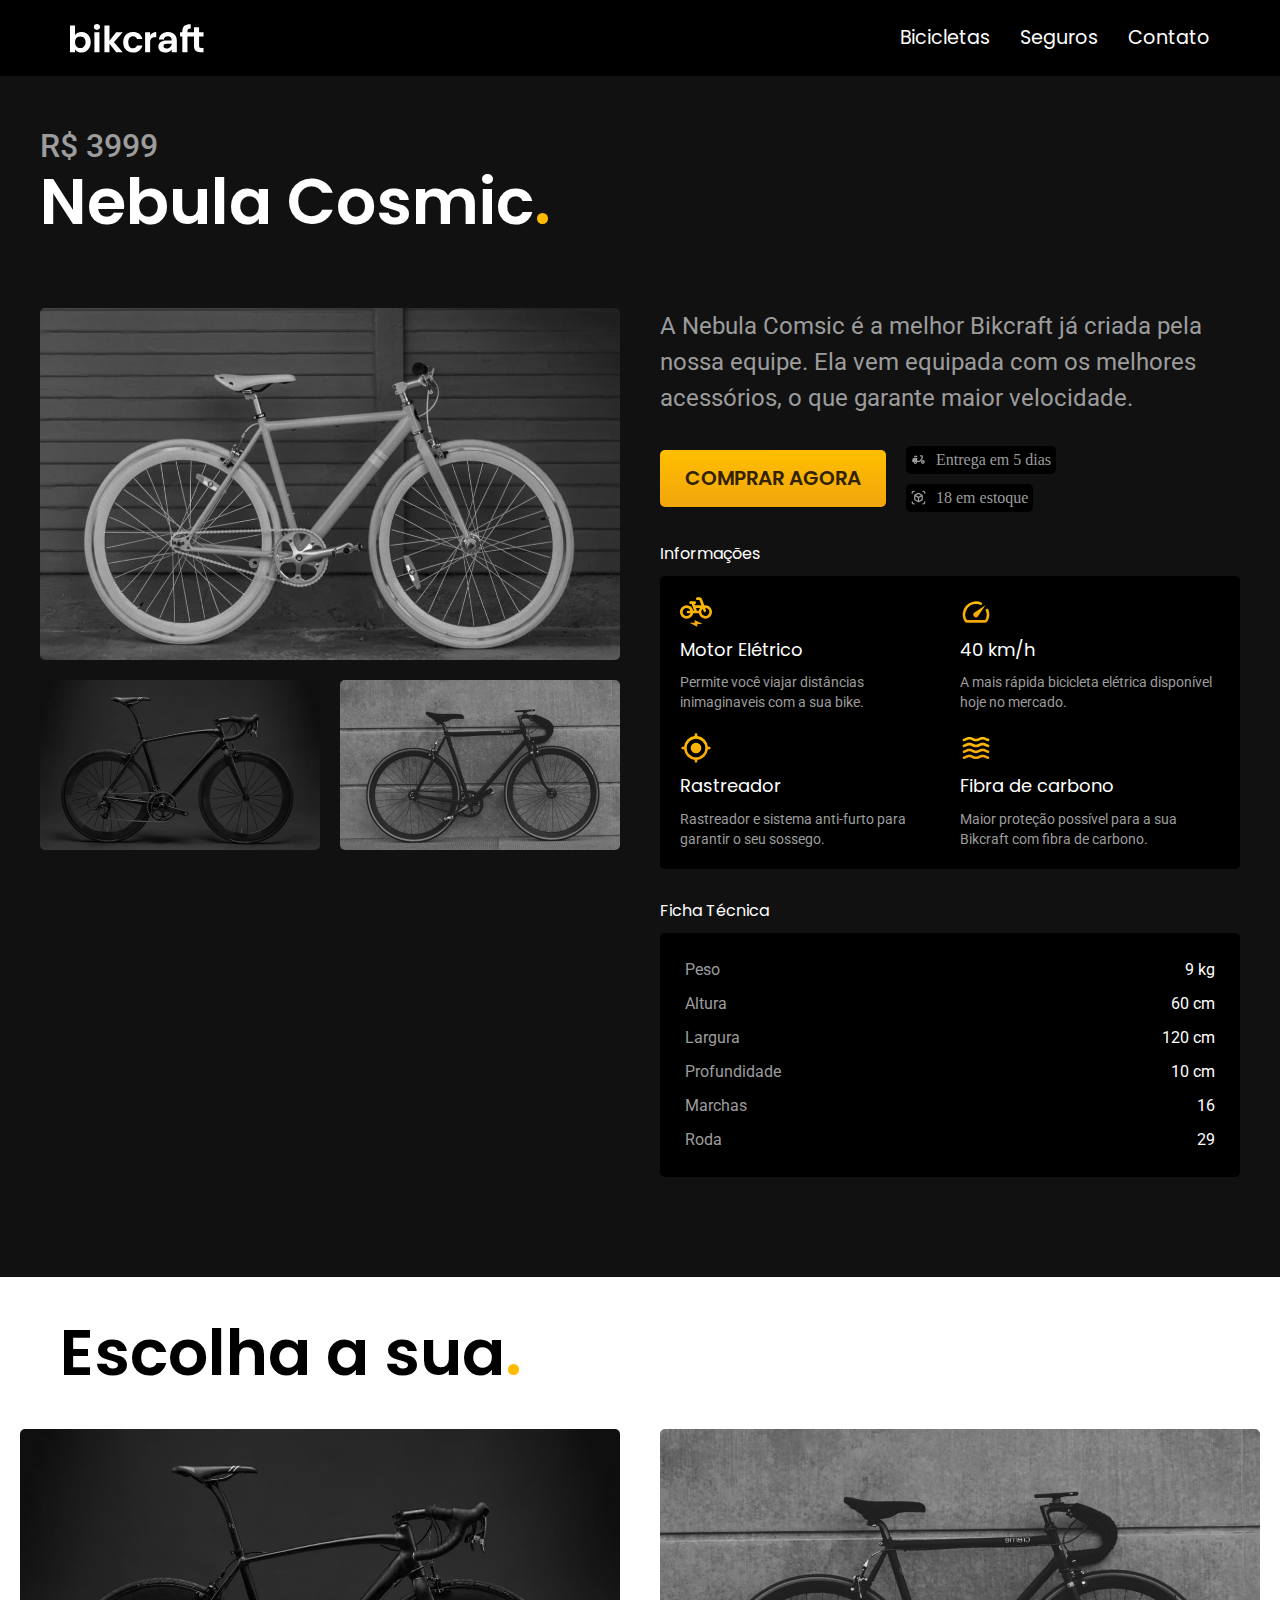
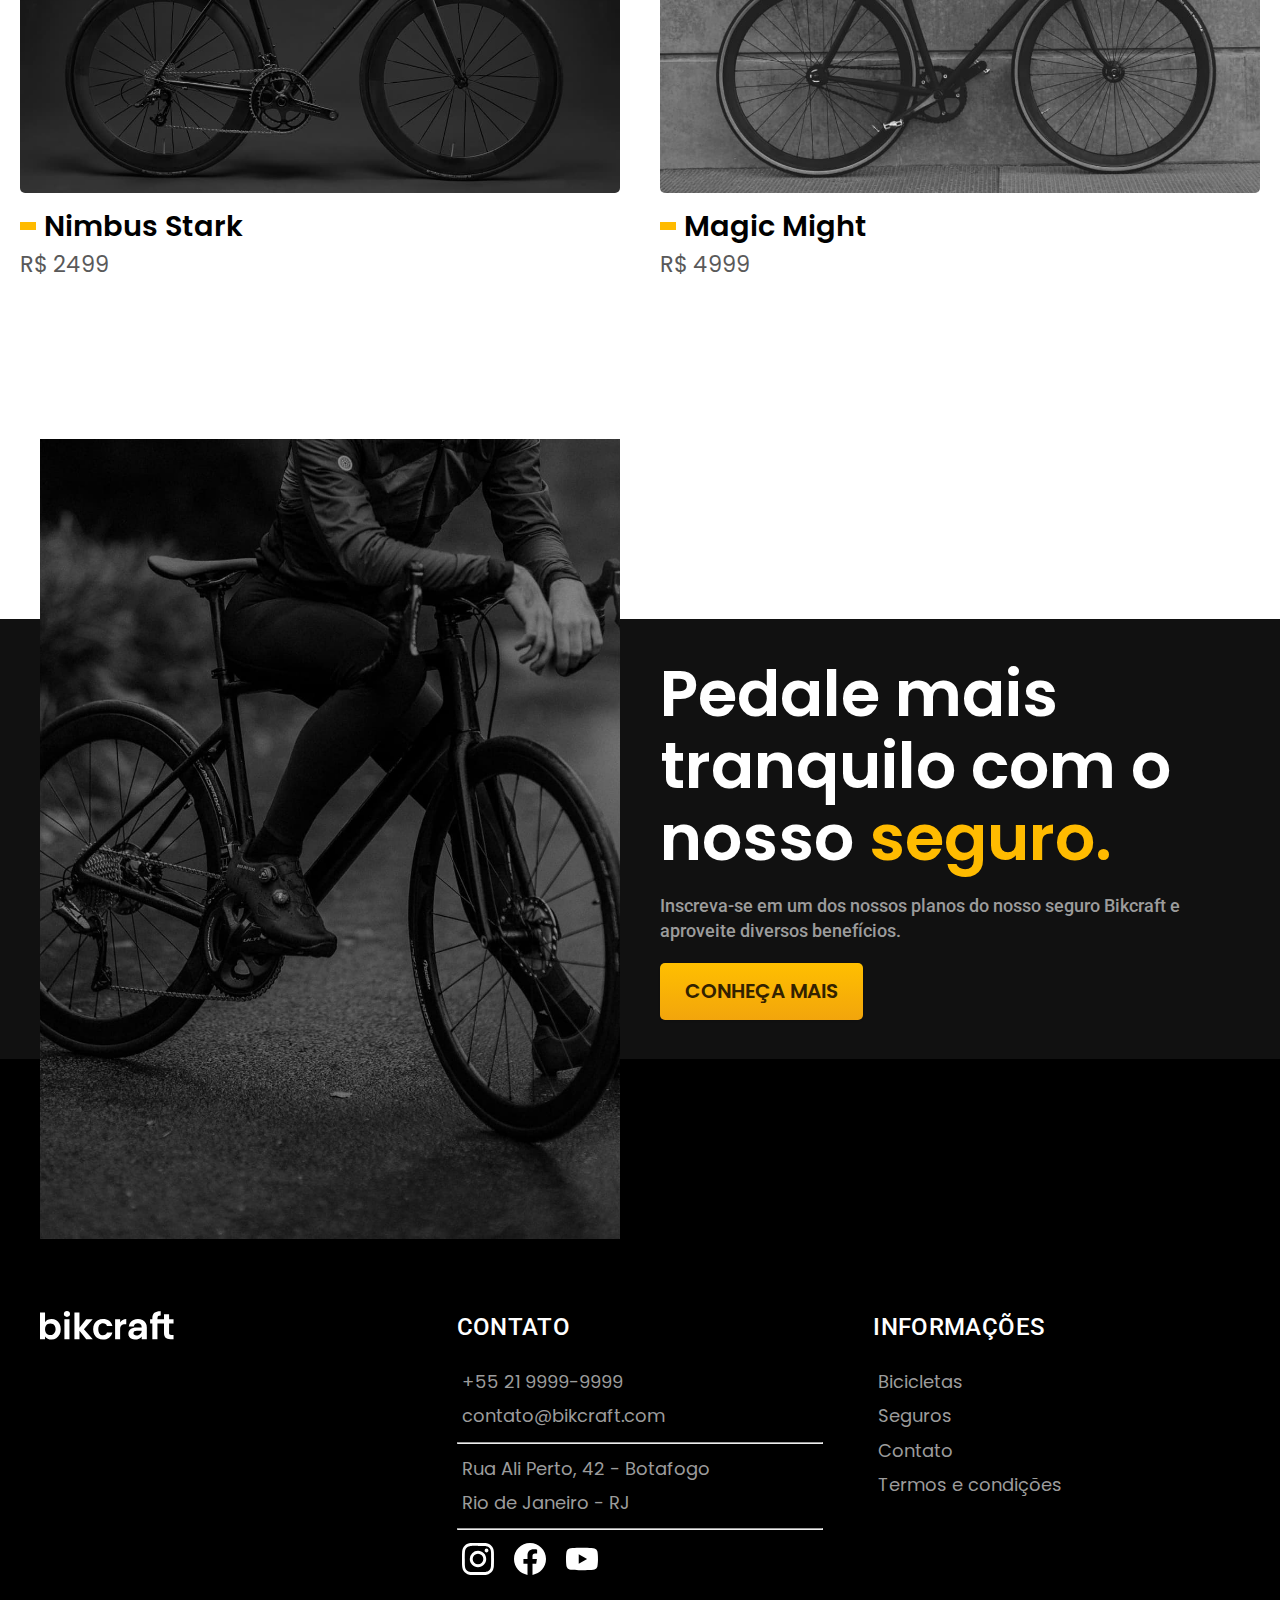
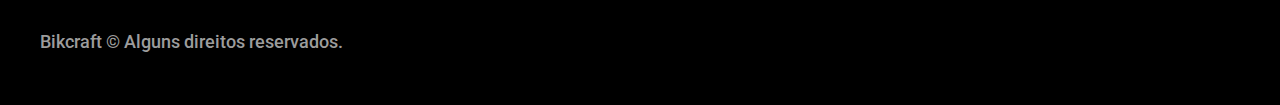
<file: bicicletas/nebula.html>
<!DOCTYPE html>
<html lang="pt-br">
<head>
    <meta charset="UTF-8">
    <meta name="viewport" content="width=device-width, initial-scale=1.0">
    <meta name="description" content="Bicicleta Nebula Cosmic">
    <title>Nebula Cosmic | Bikcraft</title>
    <link rel="stylesheet" href="../css/style.css">
    <link rel="preconnect" href="https://fonts.googleapis.com">
    <link rel="preconnect" href="https://fonts.gstatic.com" crossorigin>
    <link href="https://fonts.googleapis.com/css2?family=Poppins:wght@400;600&family=Roboto:wght@400;500&display=swap" rel="stylesheet">
</head>
<body>
    <header class="header">
        <div class="container-header">
            <a class="logo" href="../" target="_self">
                <img src="../img/bikcraft.svg" alt="">
            </a>
            <nav>
                <ul class="menu font-1-m">
                    <li><a class="menu-itens" href="../bicicletas.html">Bicicletas</a></li>
                    <li><a class="menu-itens" href="../seguro.html">Seguros</a></li>
                    <li><a class="menu-itens" href="../contato.html">Contato</a></li>
                </ul>
            </nav>
        </div>
    </header>
    <div class="bicicletas-inicio">
        <div class="bicicletas-inicio-container">
            <p class="font-2-xl">R$ 3999</p>
            <h1 class="font-1-xxl">Nebula Cosmic<span>.</span></h1>
        </div>
    </div>
    <article class="article-bicicleta-detalhada">
        <div class="bicicleta-detalhada-bg">
            <div class="bicicleta-detalhada-container">
                <div class="bicicleta-detalhada-imgs">
                    <div class="imgdasbicicletas">
                        <img class="img1" src="../img/bicicletas/nebula.jpg" alt="">
                        <div class="imgdebaixo">
                            <div>
                                <img src="../img/bicicletas/nimbus.jpg" alt="">
                            </div>
                            <div>
                                <img src="../img/bicicletas/magic.jpg" alt="">
                            </div>
                        </div>
                    </div>
                </div>
                <div>
                    <p class="font-2-l texto-magic">A Nebula Comsic é a melhor Bikcraft já criada pela nossa equipe. Ela vem equipada com os melhores acessórios, o que garante maior velocidade.</p>
                    <div class="comprar-bicicleta">
                        <a href="../orcamento.html" class="botao">Comprar agora</a>
                        <span>
                            <img src="../img/icones/entrega.svg" alt="">
                            Entrega em 5 dias
                        </span>
                        <span>
                            <img src="../img/icones/estoque.svg" alt="">
                            18 em estoque
                        </span>
                    </div>
                    <h2 class="font-1-s">Informações</h2>
                    <div>
                        <ul class="lista-informacoes-bicicleta">
                            <li>
                                <img src="../img/icones/eletrica.svg" alt="">
                                <h3 class="font-1-m">Motor Elétrico</h3>
                                <p class="font-2-xs">Permite você viajar distâncias inimaginaveis com a sua bike.</p>
                            </li>
                            <li>
                                <img src="../img/icones/velocidade.svg" alt="">
                                <h3 class="font-1-m">40 km/h</h3>
                                <p class="font-2-xs">A mais rápida bicicleta elétrica disponível hoje no mercado.</p>
                            </li>
                            <li>
                                <img src="../img/icones/rastreador.svg" alt="">
                                <h3 class="font-1-m">Rastreador</h3>
                                <p class="font-2-xs">Rastreador e sistema anti-furto para garantir o seu sossego.</p>
                            </li>
                            <li>
                                <img src="../img/icones/carbono.svg" alt="">
                                <h3 class="font-1-m">Fibra de carbono</h3>
                                <p class="font-2-xs">Maior proteção possível para a sua Bikcraft com fibra de carbono.</p>
                            </li>
                        </ul>
                    </div>
                    <h2 class="font-1-s">Ficha Técnica</h2>
                    <div>
                        <ul class="lista-ficha-tecnica">
                            <li class="font-2-s">Peso <span>9 kg</span></li>
                            <li class="font-2-s">Altura <span>60 cm</span></li>
                            <li class="font-2-s">Largura <span>120 cm</span></li>
                            <li class="font-2-s">Profundidade <span>10 cm</span></li>
                            <li class="font-2-s">Marchas <span>16</span></li>
                            <li class="font-2-s">Roda <span>29</span></li>
                        </ul>
                    </div>
                </div>
            </div>
        </div>
    </article>
    <article class="artlista">
        <h2 class="listah2 font-1-xxl">Escolha a sua<span>.</span></h2>
        <ul class="listabicicletas">
            <li>
                <a class="listaa" href="./nimbus.html">
                    <img class="imglista" src="../img/bicicletas/nimbus.jpg" alt="">
                    <h3 class="nomelista font-1-xl">Nimbus Stark</h3>
                    <span class="precolista font-1-m">R$ 2499</span>
                </a>
            </li>
            <li>
                <a class="listaa" href="./magicmight.html">
                    <img class="imglista" src="../img/bicicletas/magic.jpg" alt="">
                    <h3 class="nomelista font-1-xl">Magic Might</h3>
                    <span class="precolista font-1-m">R$ 4999</span>
                </a>
            </li>
        </ul>
    </article>
    <article class="seguro-bicicletas">
        <div class="seguro-bicicletas-container">
            <div class="imgdoseguro">
                <img src="../img/fotos/seguros.jpg" alt="">
            </div>
            <div class="seguro-bicicletas-conheca">
                <p class="font-1-xxl">Pedale mais tranquilo com o nosso <span>seguro.</span></p>
                <p class="font-2-m paragrafo2">Inscreva-se em um dos nossos planos do nosso seguro Bikcraft e aproveite diversos benefícios.</p>
                <a class="botao" href="../seguro.html">CONHEÇA MAIS</a>
            </div>
        </div>
    </article>
    <footer  class="footer">
        <div class="footercontainer">
            <div>
                <img class="footersvg" src="../img/bikcraft.svg" alt="">
            </div>
            <div>
                <h3 class="font-2-l-b">Contato</h3>
                <ul>
                    <li class="font-1-m">
                        <a href="#" class="linkfooter">+55 21 9999-9999</a>
                    </li>
                    <li class="font-1-m">
                        <a href="#" class="linkfooter">contato@bikcraft.com</a>
                    </li>
                    <hr>
                    <li class="font-1-m">
                        <a href="#">Rua Ali Perto, 42 - Botafogo</a>
                    </li>
                    <li class="font-1-m">
                        <a href="#">Rio de Janeiro - RJ</a>
                    </li>
                    <hr>
                </ul>
                <ul class="redessociais">
                    <li>
                        <a href="#"><img src="../img/redes/instagram.svg" alt=""></a>
                    </li>
                    <li>
                        <a href="#"><img src="../img/redes/facebook.svg" alt=""></a>
                    </li>
                    <li>
                        <a href="#"><img src="../img/redes/youtube.svg" alt=""></a>
                    </li>
                </ul>
            </div>
            <div>
                <h3 class="font-2-l-b">Informações</h3>
                <ul>
                    <li class="font-1-m">
                        <a href="../bicicletas.html" class="linkfooter">Bicicletas</a>
                    </li>
                    <li class="font-1-m">
                        <a href="../seguro.html" class="linkfooter">Seguros</a>
                    </li>
                    <li class="font-1-m">
                        <a href="../contato.html" class="linkfooter">Contato</a>
                    </li>
                    <li class="font-1-m">
                        <a href="../termos.html" class="linkfooter">Termos e condições</a>
                    </li>
                </ul>
            </div>
            <p class="font-2-m footerp">Bikcraft © Alguns direitos reservados.</p>
        </div>
    </footer>
</body>
</html>
</file>
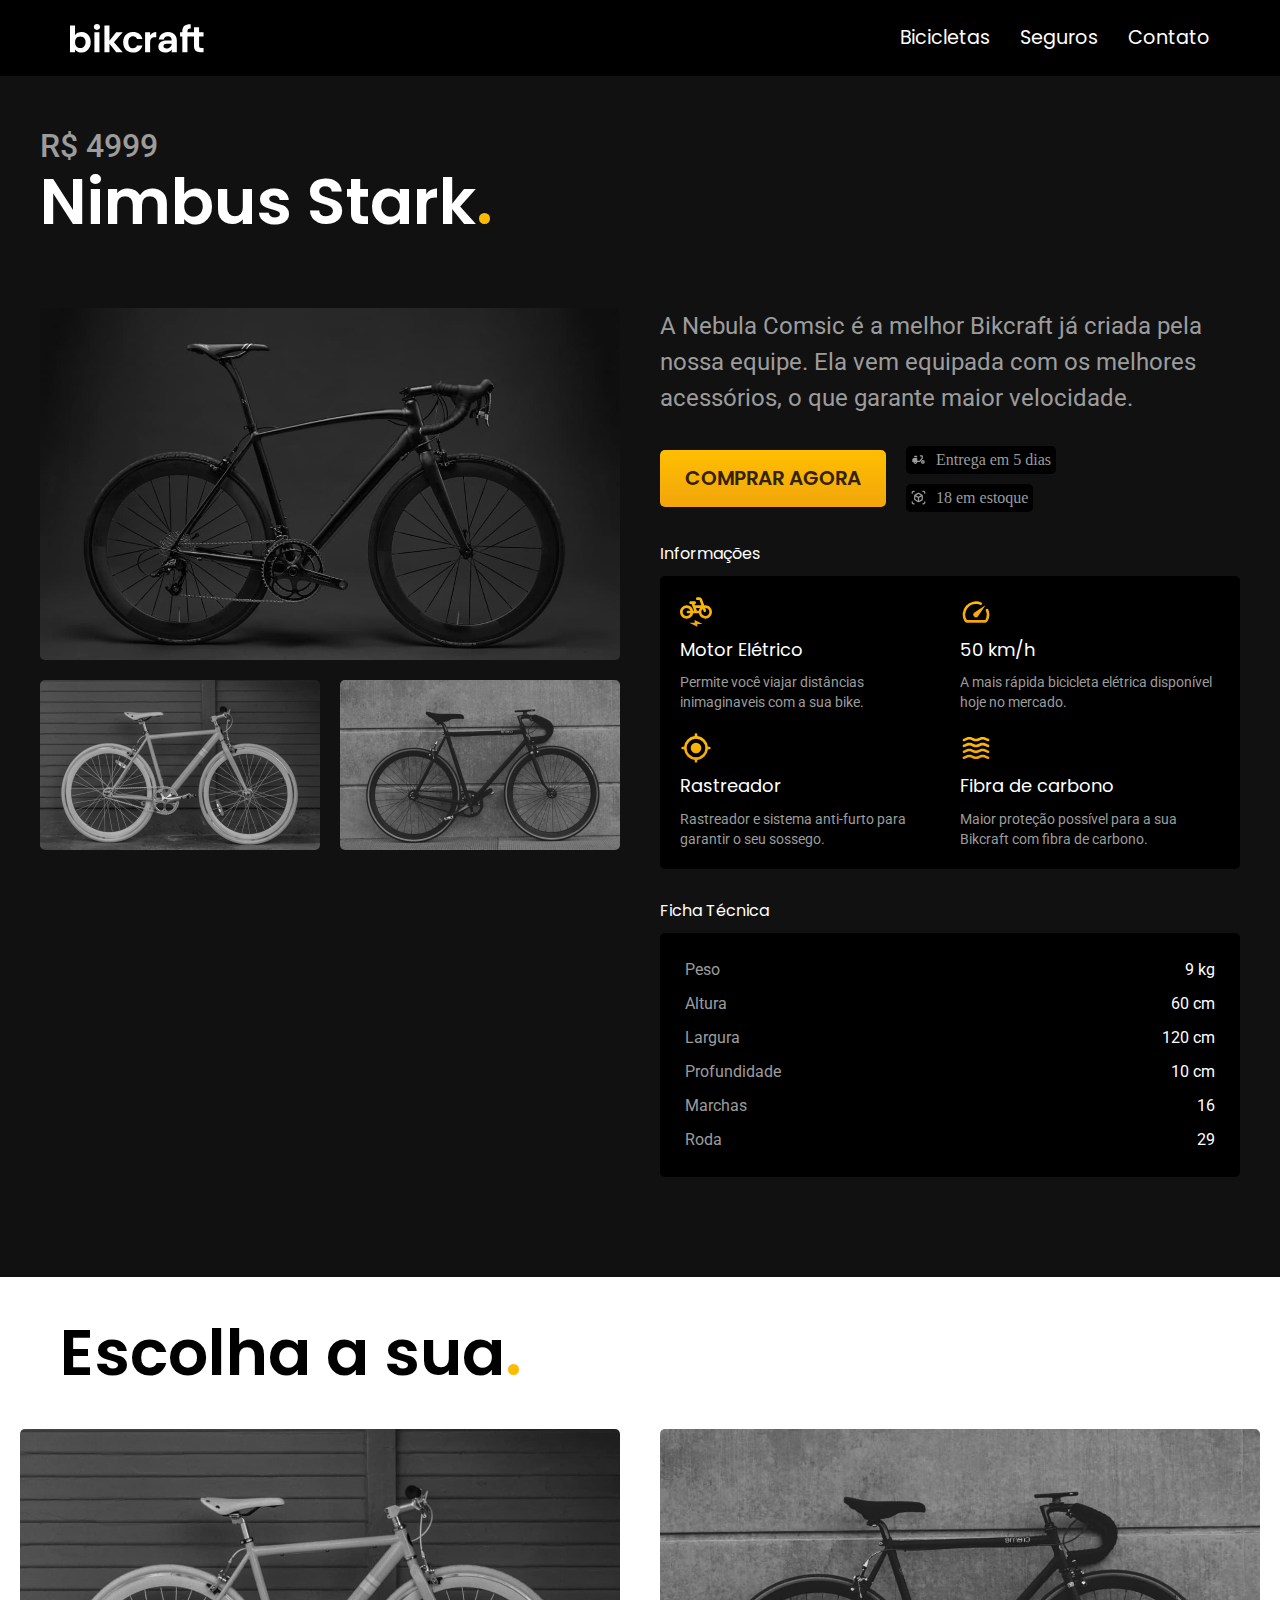
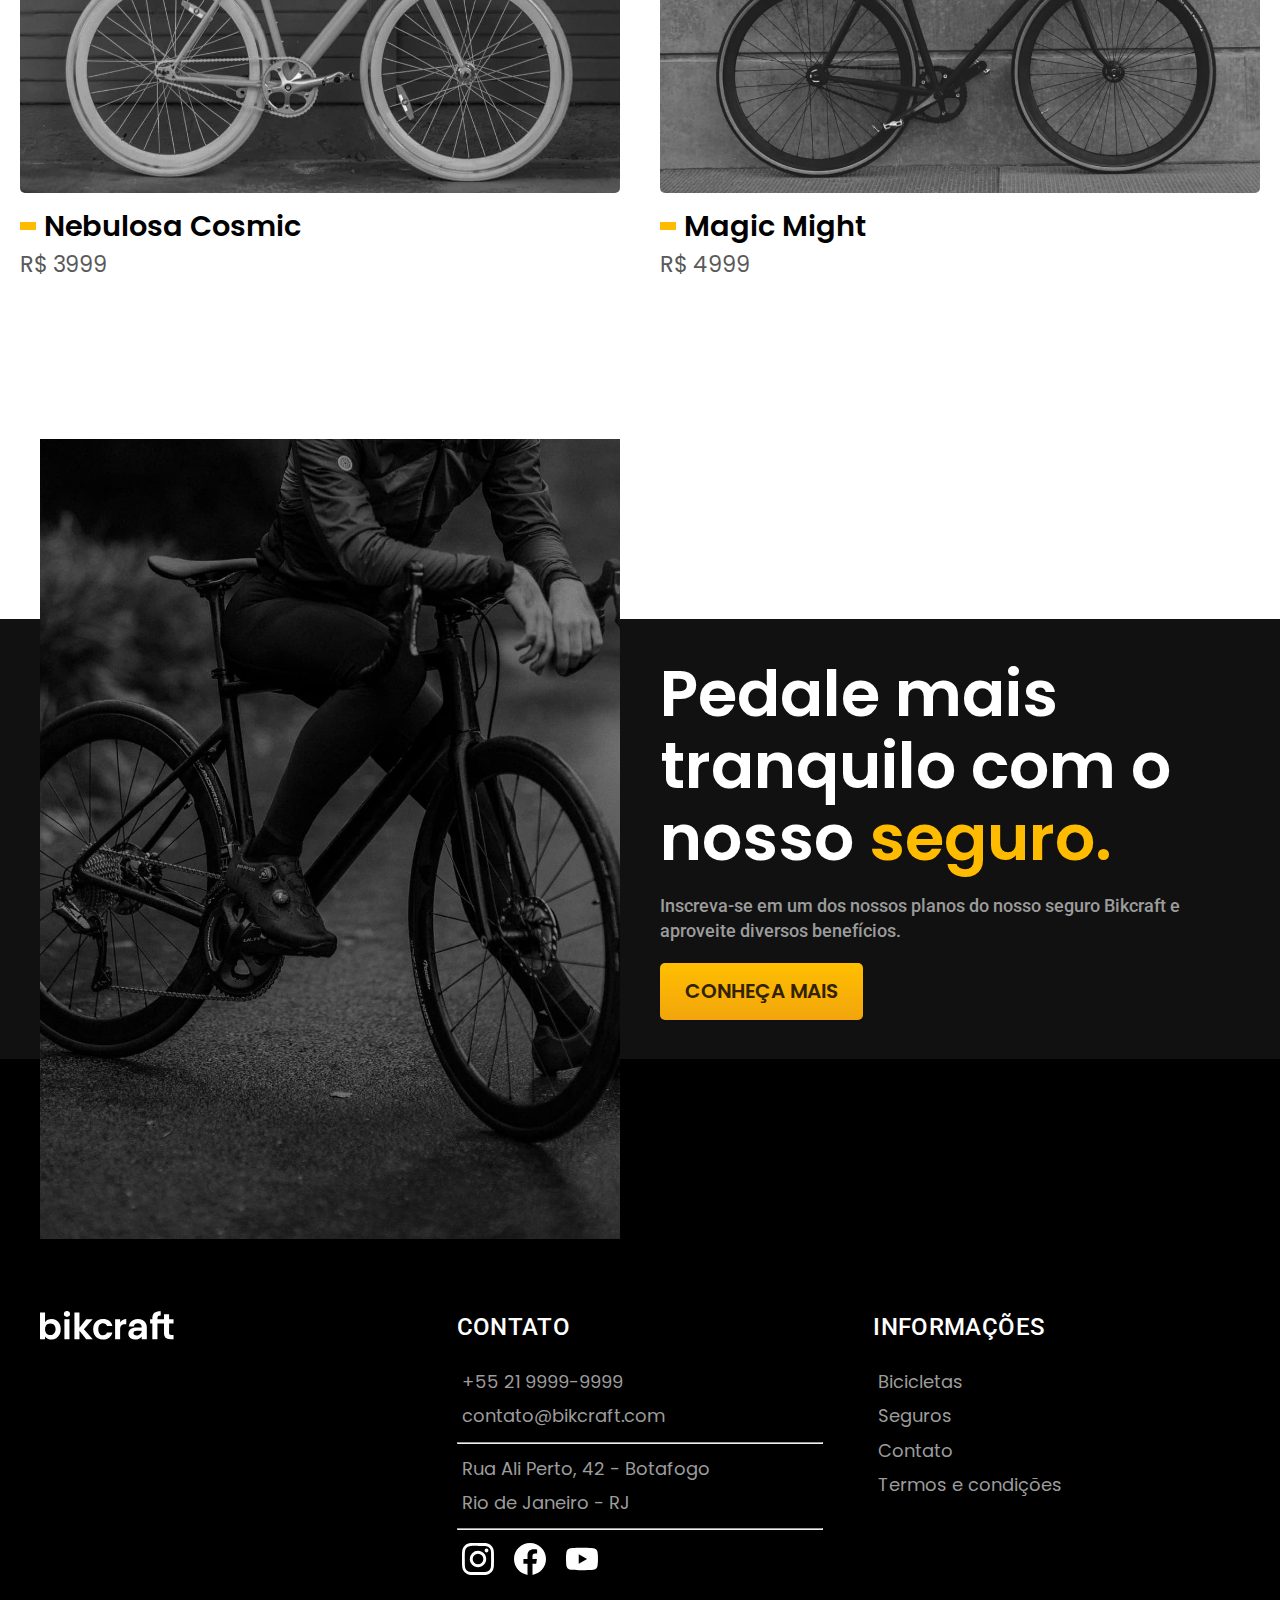
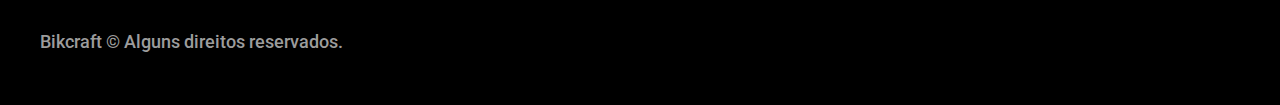
<file: bicicletas/nimbus.html>
<!DOCTYPE html>
<html lang="pt-br">
<head>
    <meta charset="UTF-8">
    <meta name="viewport" content="width=device-width, initial-scale=1.0">
    <meta name="description" content="Bicicleta Nimbus Stark">
    <title>Nimbus Stark | Bikcraft</title>
    <link rel="stylesheet" href="../css/style.css">
    <link rel="preconnect" href="https://fonts.googleapis.com">
    <link rel="preconnect" href="https://fonts.gstatic.com" crossorigin>
    <link href="https://fonts.googleapis.com/css2?family=Poppins:wght@400;600&family=Roboto:wght@400;500&display=swap" rel="stylesheet">
</head>
<body>
    <header class="header">
        <div class="container-header">
            <a class="logo" href="../" target="_self">
                <img src="../img/bikcraft.svg" alt="">
            </a>
            <nav>
                <ul class="menu font-1-m">
                    <li><a class="menu-itens" href="../bicicletas.html">Bicicletas</a></li>
                    <li><a class="menu-itens" href="../seguro.html">Seguros</a></li>
                    <li><a class="menu-itens" href="../contato.html">Contato</a></li>
                </ul>
            </nav>
        </div>
    </header>
    <div class="bicicletas-inicio">
        <div class="bicicletas-inicio-container">
            <p class="font-2-xl">R$ 4999</p>
            <h1 class="font-1-xxl">Nimbus Stark<span>.</span></h1>
        </div>
    </div>
    <article class="article-bicicleta-detalhada">
        <div class="bicicleta-detalhada-bg">
            <div class="bicicleta-detalhada-container">
                <div class="bicicleta-detalhada-imgs">
                    <div class="imgdasbicicletas">
                        <img class="img1" src="../img/bicicletas/nimbus.jpg" alt="">
                        <div class="imgdebaixo">
                            <div>
                                <img src="../img/bicicletas/nebula.jpg" alt="">
                            </div>
                            <div>
                                <img src="../img/bicicletas/magic.jpg" alt="">
                            </div>
                        </div>
                    </div>
                </div>
                <div>
                    <p class="font-2-l texto-magic">A Nebula Comsic é a melhor Bikcraft já criada pela nossa equipe. Ela vem equipada com os melhores acessórios, o que garante maior velocidade.</p>
                    <div class="comprar-bicicleta">
                        <a href="../orcamento.html" class="botao">Comprar agora</a>
                        <span>
                            <img src="../img/icones/entrega.svg" alt="">
                            Entrega em 5 dias
                        </span>
                        <span>
                            <img src="../img/icones/estoque.svg" alt="">
                            18 em estoque
                        </span>
                    </div>
                    <h2 class="font-1-s">Informações</h2>
                    <div>
                        <ul class="lista-informacoes-bicicleta">
                            <li>
                                <img src="../img/icones/eletrica.svg" alt="">
                                <h3 class="font-1-m">Motor Elétrico</h3>
                                <p class="font-2-xs">Permite você viajar distâncias inimaginaveis com a sua bike.</p>
                            </li>
                            <li>
                                <img src="../img/icones/velocidade.svg" alt="">
                                <h3 class="font-1-m">50 km/h</h3>
                                <p class="font-2-xs">A mais rápida bicicleta elétrica disponível hoje no mercado.</p>
                            </li>
                            <li>
                                <img src="../img/icones/rastreador.svg" alt="">
                                <h3 class="font-1-m">Rastreador</h3>
                                <p class="font-2-xs">Rastreador e sistema anti-furto para garantir o seu sossego.</p>
                            </li>
                            <li>
                                <img src="../img/icones/carbono.svg" alt="">
                                <h3 class="font-1-m">Fibra de carbono</h3>
                                <p class="font-2-xs">Maior proteção possível para a sua Bikcraft com fibra de carbono.</p>
                            </li>
                        </ul>
                    </div>
                    <h2 class="font-1-s">Ficha Técnica</h2>
                    <div>
                        <ul class="lista-ficha-tecnica">
                            <li class="font-2-s">Peso <span>9 kg</span></li>
                            <li class="font-2-s">Altura <span>60 cm</span></li>
                            <li class="font-2-s">Largura <span>120 cm</span></li>
                            <li class="font-2-s">Profundidade <span>10 cm</span></li>
                            <li class="font-2-s">Marchas <span>16</span></li>
                            <li class="font-2-s">Roda <span>29</span></li>
                        </ul>
                    </div>
                </div>
            </div>
        </div>
    </article>
    <article class="artlista">
        <h2 class="listah2 font-1-xxl">Escolha a sua<span>.</span></h2>
        <ul class="listabicicletas">
            <li>
                <a class="listaa" href="./nebula.html">
                    <img class="imglista" src="../img/bicicletas/nebula.jpg" alt="">
                    <h3 class="nomelista font-1-xl">Nebulosa Cosmic</h3>
                    <span class="precolista font-1-m">R$ 3999</span>
                </a>
            </li>
            <li>
                <a class="listaa" href="./magicmight.html">
                    <img class="imglista" src="../img/bicicletas/magic.jpg" alt="">
                    <h3 class="nomelista font-1-xl">Magic Might</h3>
                    <span class="precolista font-1-m">R$ 4999</span>
                </a>
            </li>
        </ul>
    </article>
    <article class="seguro-bicicletas">
        <div class="seguro-bicicletas-container">
            <div class="imgdoseguro">
                <img src="../img/fotos/seguros.jpg" alt="">
            </div>
            <div class="seguro-bicicletas-conheca">
                <p class="font-1-xxl">Pedale mais tranquilo com o nosso <span>seguro.</span></p>
                <p class="font-2-m paragrafo2">Inscreva-se em um dos nossos planos do nosso seguro Bikcraft e aproveite diversos benefícios.</p>
                <a class="botao" href="../seguro.html">CONHEÇA MAIS</a>
            </div>
        </div>
    </article>
    <footer  class="footer">
        <div class="footercontainer">
            <div>
                <img class="footersvg" src="../img/bikcraft.svg" alt="">
            </div>
            <div>
                <h3 class="font-2-l-b">Contato</h3>
                <ul>
                    <li class="font-1-m">
                        <a href="#" class="linkfooter">+55 21 9999-9999</a>
                    </li>
                    <li class="font-1-m">
                        <a href="#" class="linkfooter">contato@bikcraft.com</a>
                    </li>
                    <hr>
                    <li class="font-1-m">
                        <a href="#">Rua Ali Perto, 42 - Botafogo</a>
                    </li>
                    <li class="font-1-m">
                        <a href="#">Rio de Janeiro - RJ</a>
                    </li>
                    <hr>
                </ul>
                <ul class="redessociais">
                    <li>
                        <a href="#"><img src="../img/redes/instagram.svg" alt=""></a>
                    </li>
                    <li>
                        <a href="#"><img src="../img/redes/facebook.svg" alt=""></a>
                    </li>
                    <li>
                        <a href="#"><img src="../img/redes/youtube.svg" alt=""></a>
                    </li>
                </ul>
            </div>
            <div>
                <h3 class="font-2-l-b">Informações</h3>
                <ul>
                    <li class="font-1-m">
                        <a href="../bicicletas.html" class="linkfooter">Bicicletas</a>
                    </li>
                    <li class="font-1-m">
                        <a href="../seguro.html" class="linkfooter">Seguros</a>
                    </li>
                    <li class="font-1-m">
                        <a href="../contato.html" class="linkfooter">Contato</a>
                    </li>
                    <li class="font-1-m">
                        <a href="../termos.html" class="linkfooter">Termos e condições</a>
                    </li>
                </ul>
            </div>
            <p class="font-2-m footerp">Bikcraft © Alguns direitos reservados.</p>
        </div>
    </footer>
</body>
</html>
</file>
<file: css/style.css>
/* Global */
@import "global/global.css";
@import "global/header.css";

/* Utilidades */
@import "utilidades/componentes.css";
@import "utilidades/cores.css";
@import "utilidades/tipografia.css";

/* Home */
@import "home/introducao.css";
@import "home/lista.css";
@import "home/tecnologia.css";
@import "home/parceiros.css";
@import "home/depoimento.css";
@import "home/seguro.css";
@import "home/footer.css";

/* Termos e condições */
@import "termos/termos.css";

/* Bicicletas */
@import "bicicletas/bicicletas.css";

/* Seguros */
@import "seguros/seguropagina.css";

/* Bicicletas detalhadas */
@import "bicicletas-detalhadas/bicicletas-detalhadas.css";

/* Contato */
@import "contato/contato.css";

/* Orçamento */
@import "orcamento/orcamento.css";
</file>
